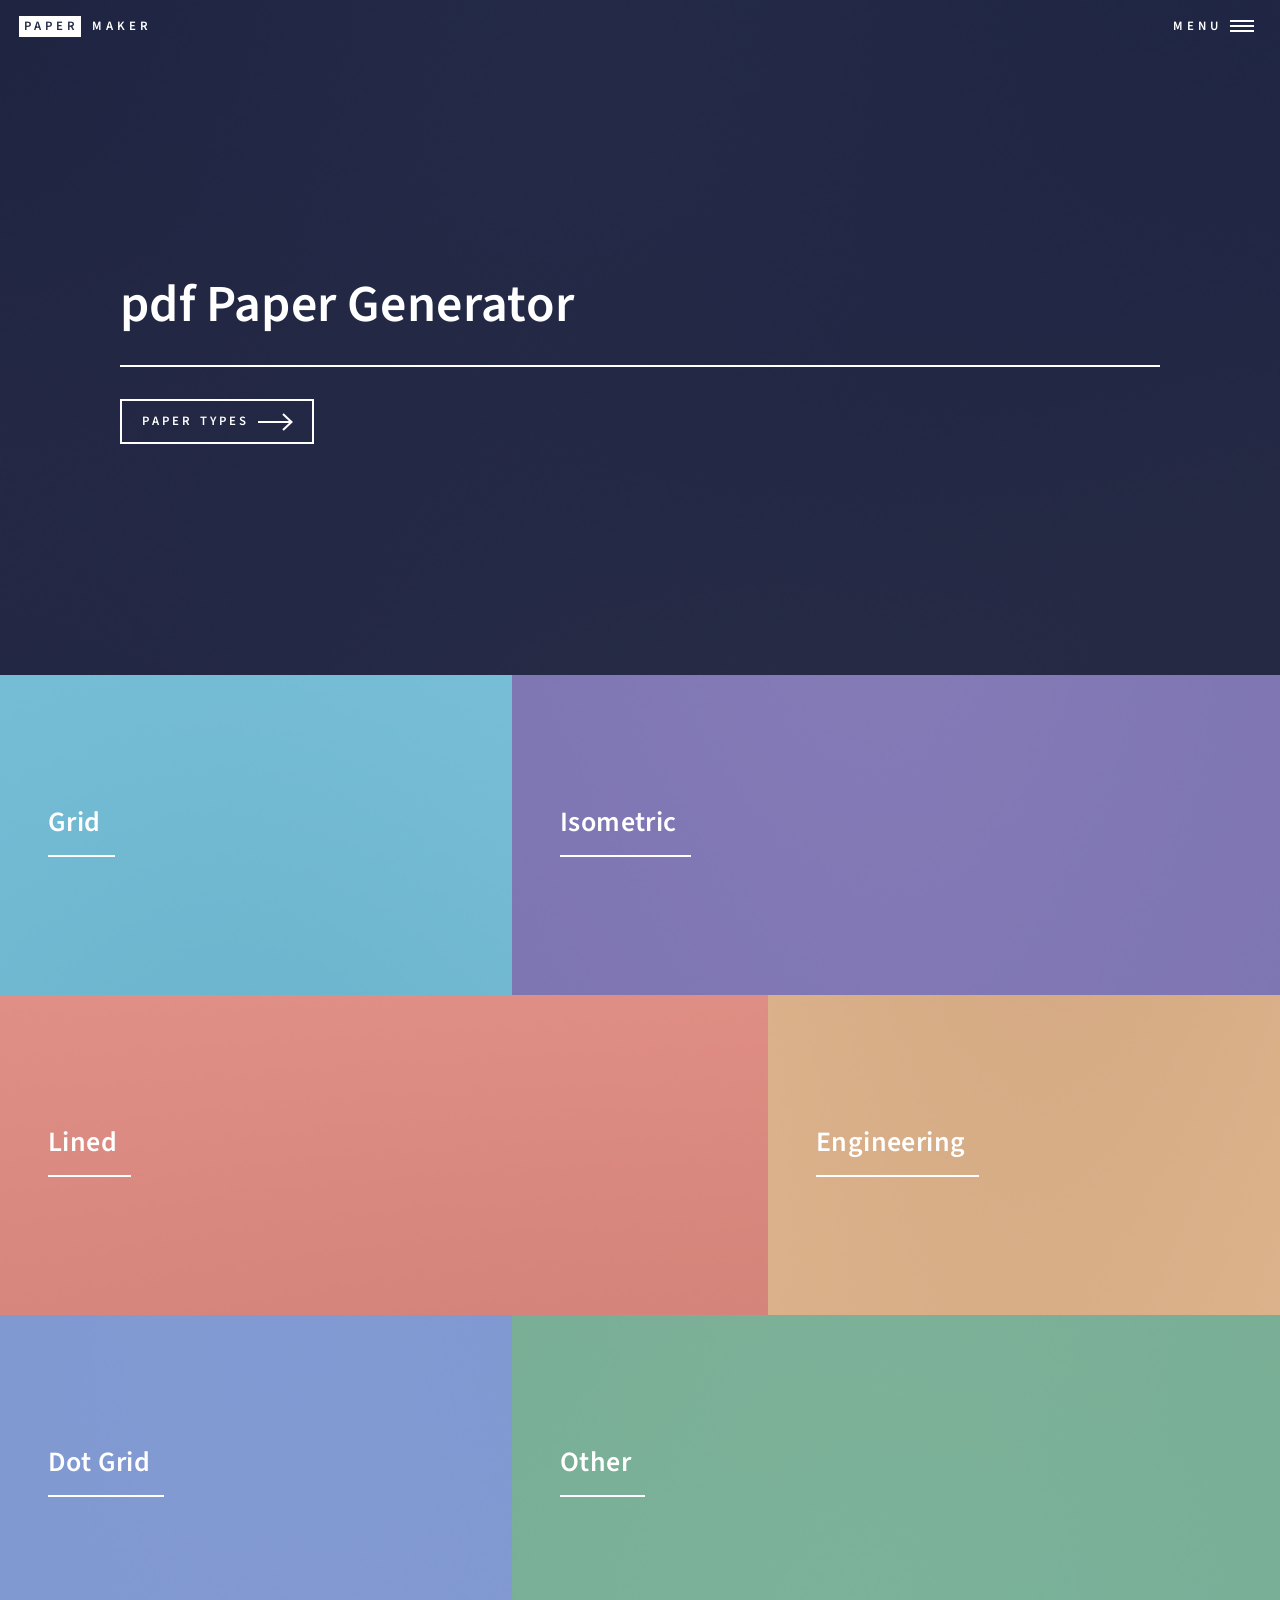
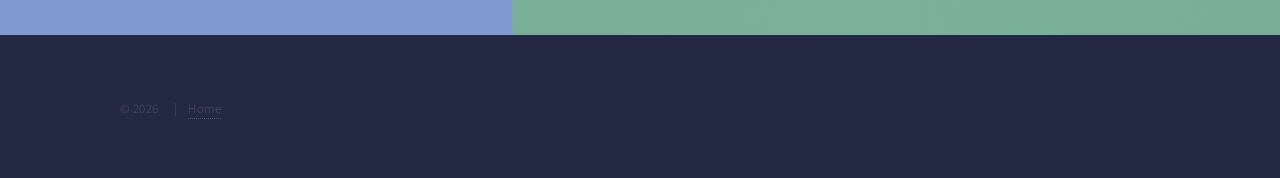
<file: index.html>
<!DOCTYPE HTML>
<html>
<head>
	<title>Paper Generator</title>
	<meta charset="utf-8" />
	<meta name="viewport" content="width=device-width, initial-scale=1, user-scalable=no" />
	<link rel="stylesheet" href="assets/css/main.css" />
	<noscript><link rel="stylesheet" href="assets/css/noscript.css" /></noscript>
</head>
	
<body class="is-preload">

	<!-- Wrapper -->
	<div id="wrapper">

		<!-- Header -->
		<header id="header" class="alt">
			<a href="index.html" class="logo"><strong>PAPER</strong> <span>MAKER</span></a>
			<nav><a href="#menu">Menu</a></nav>
		</header>

		<!-- Menu -->
		<nav id="menu">
			<ul class="links">
				<li><a href="index.html">Home</a></li>
				<li><a href="grid.html">Grid</a></li>
				<li><a href="isometric.html">Isometric</a></li>
				<li><a href="lined.html">Lined</a></li>
				<li><a href="engineering.html">Engineering</a></li>
				<li><a href="dotgrid.html">Dot Grid</a></li>
				<li><a href="elements.html">Other</a></li>
			</ul>
		</nav>

		<!-- Banner -->
		<section id="banner" class="major">
			<div class="inner">
				<header class="major">
					<h1>pdf Paper Generator</h1>
				</header>
				<div class="content">
		
					<ul class="actions">
						<li><a href="#one" class="button next scrolly">Paper Types</a></li>
					</ul>
				</div>
			</div>
		</section>

		<!-- Main -->
		<div id="main">
			<!-- One -->
			<section id="one" class="tiles">
				<article>
					<span class="image">
						<img src="images/pic01.jpg" alt="" />
					</span>
					<header class="major">
						<h3><a href="grid.html" class="link">Grid</a></h3>
					</header>
				</article>
				<article>
					<span class="image">
						<img src="images/pic02.jpg" alt="" />
					</span>
					<header class="major">
						<h3><a href="isometric.html" class="link">Isometric</a></h3>
					</header>
				</article>
				<article>
					<span class="image">
						<img src="images/pic03.jpg" alt="" />
					</span>
					<header class="major">
						<h3><a href="lined.html" class="link">Lined</a></h3>
					</header>
				</article>
				<article>
					<span class="image">
						<img src="images/pic04.jpg" alt="" />
					</span>
					<header class="major">
						<h3><a href="engineering.html" class="link">Engineering</a></h3>
					</header>
				</article>
				<article>
					<span class="image">
						<img src="images/pic05.jpg" alt="" />
					</span>
					<header class="major">
						<h3><a href="dotgrid.html" class="link">Dot Grid</a></h3>
					</header>
				</article>
				<article>
					<span class="image">
						<img src="images/pic06.jpg" alt="" />
					</span>
					<header class="major">
						<h3><a href="landing.html" class="link">Other</a></h3>
					</header>
				</article>
			</section>
		</div>

		<!-- Footer -->
		<footer id="footer">
			<div class="inner">
				<ul class="copyright">
					<li>&copy; 2026</li>
					<li><a href="index.html.html">Home</a></li>
				</ul>
			</div>
		</footer>

	</div>

	<!-- Scripts -->
	<script src="assets/js/jquery.min.js"></script>
	<script src="assets/js/jquery.scrolly.min.js"></script>
	<script src="assets/js/jquery.scrollex.min.js"></script>
	<script src="assets/js/browser.min.js"></script>
	<script src="assets/js/breakpoints.min.js"></script>
	<script src="assets/js/util.js"></script>
	<script src="assets/js/paper.js"></script>
	<script src="assets/js/main.js"></script>

</body>

</html>
</file>
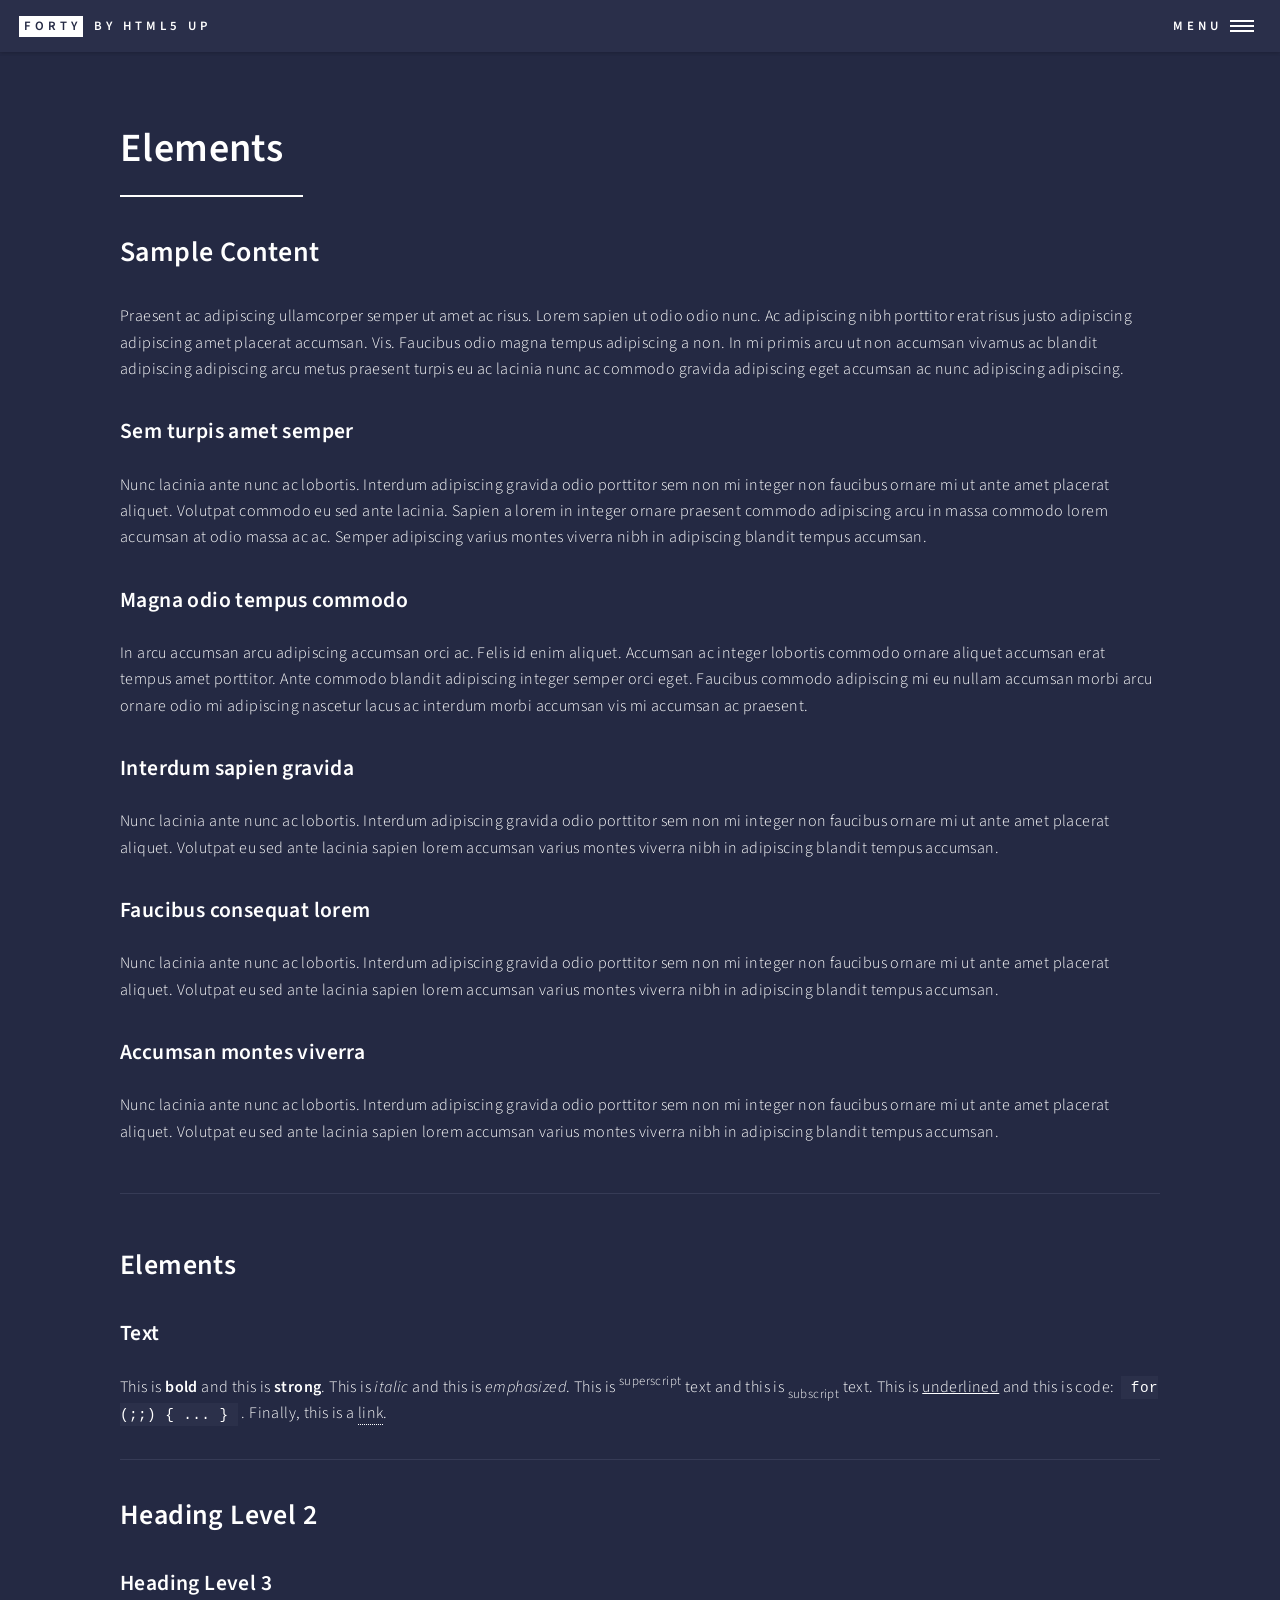
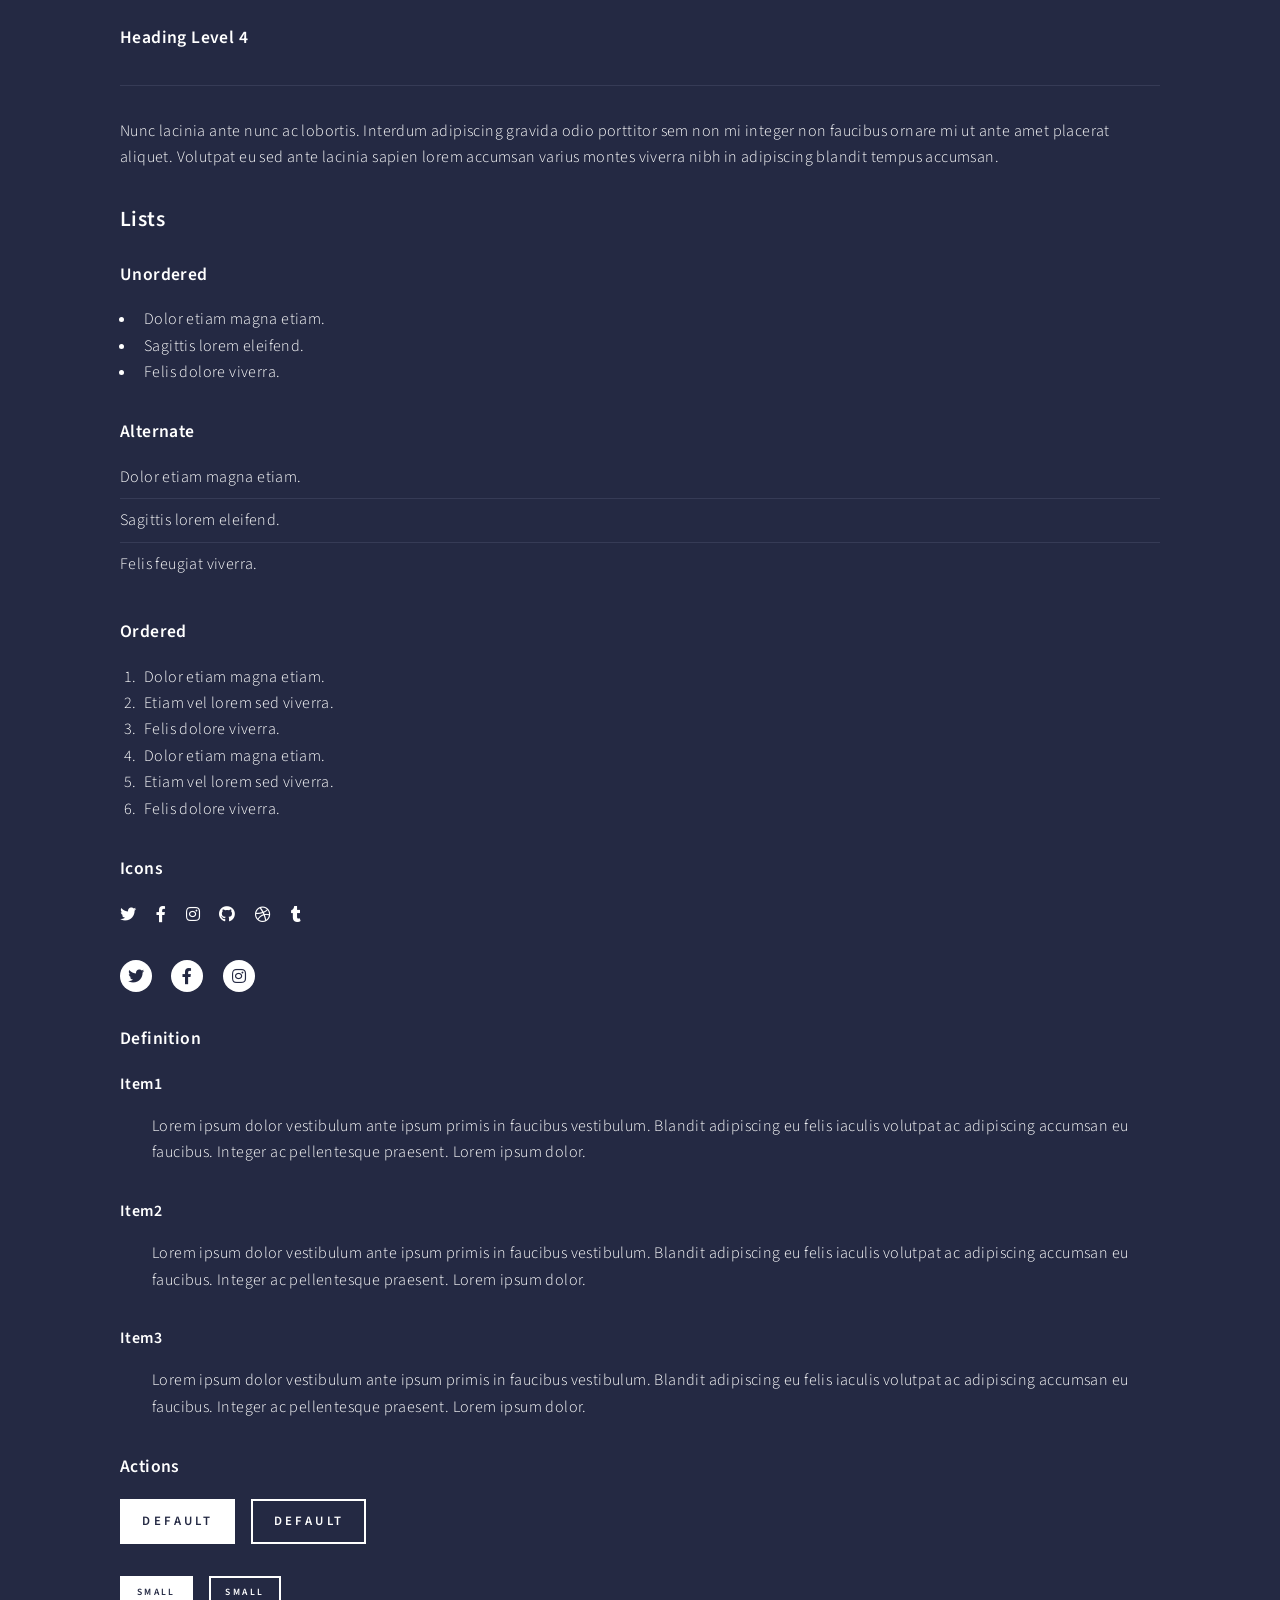
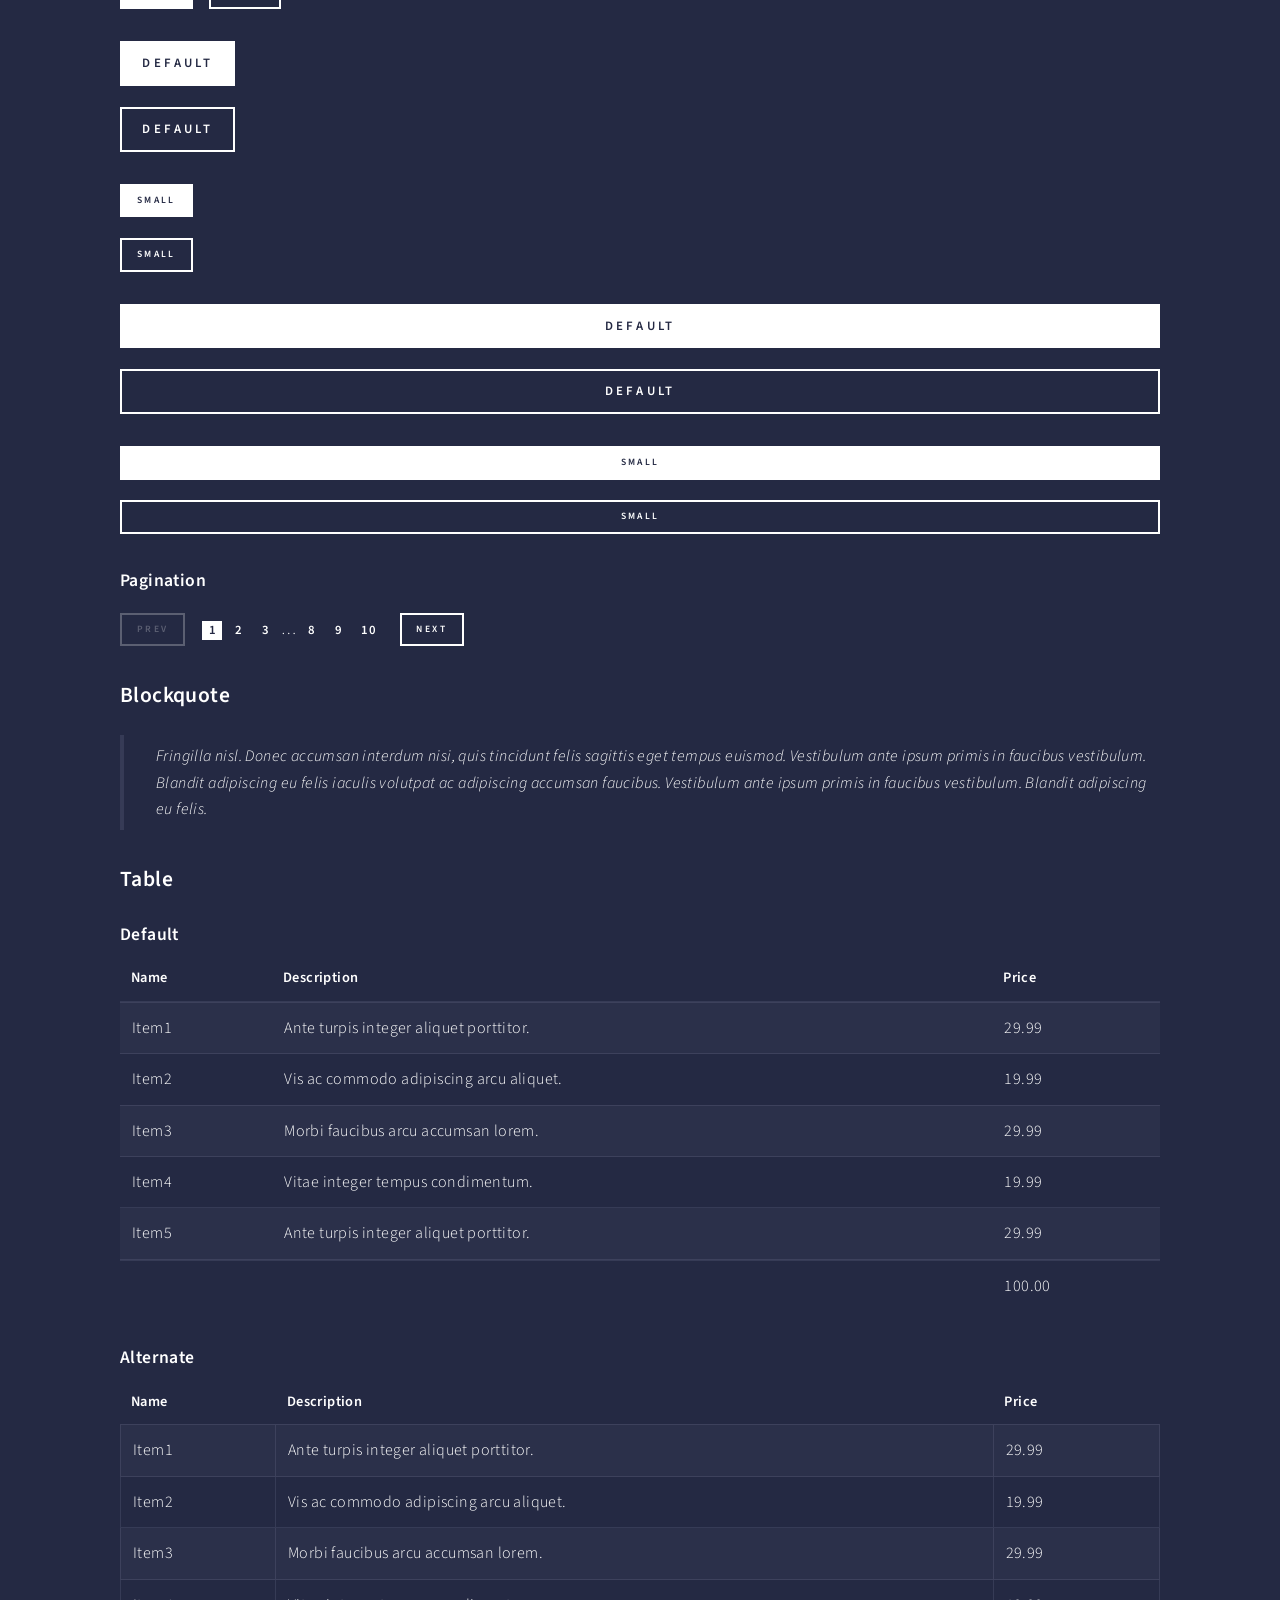
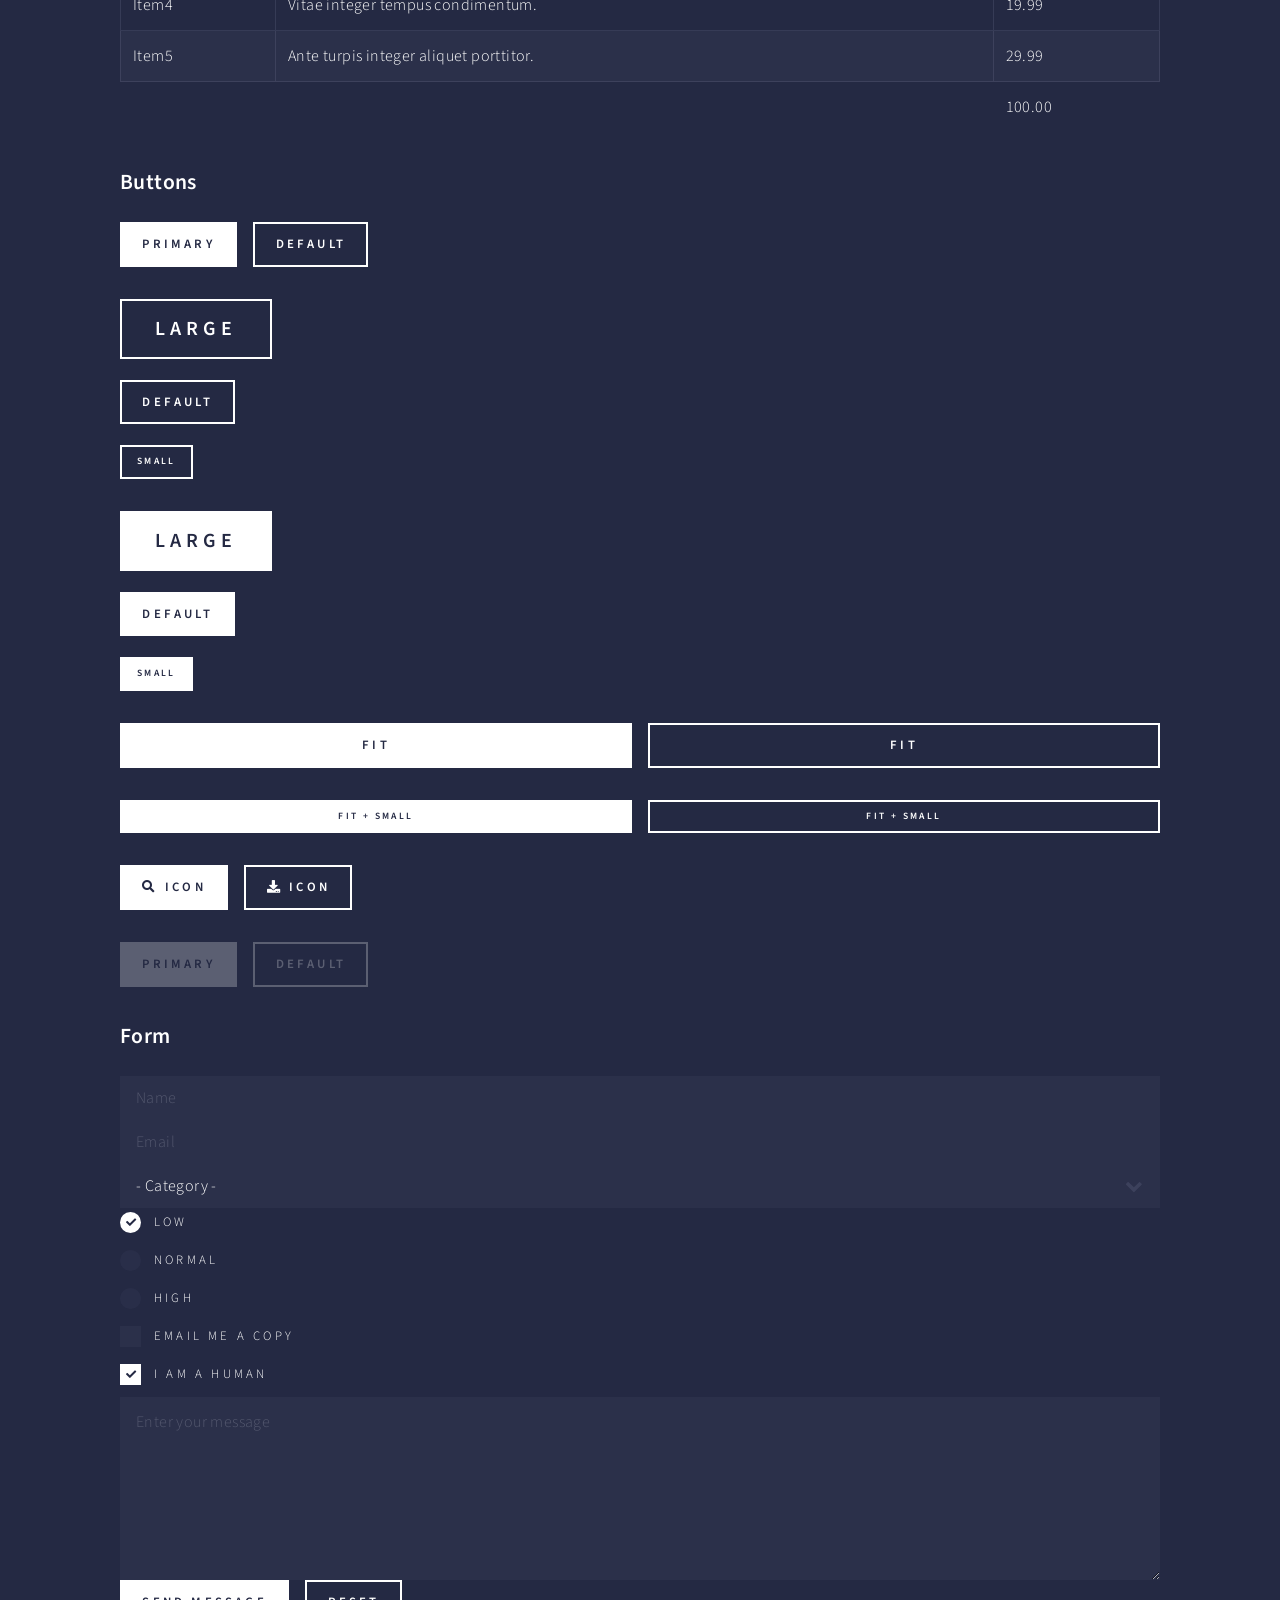
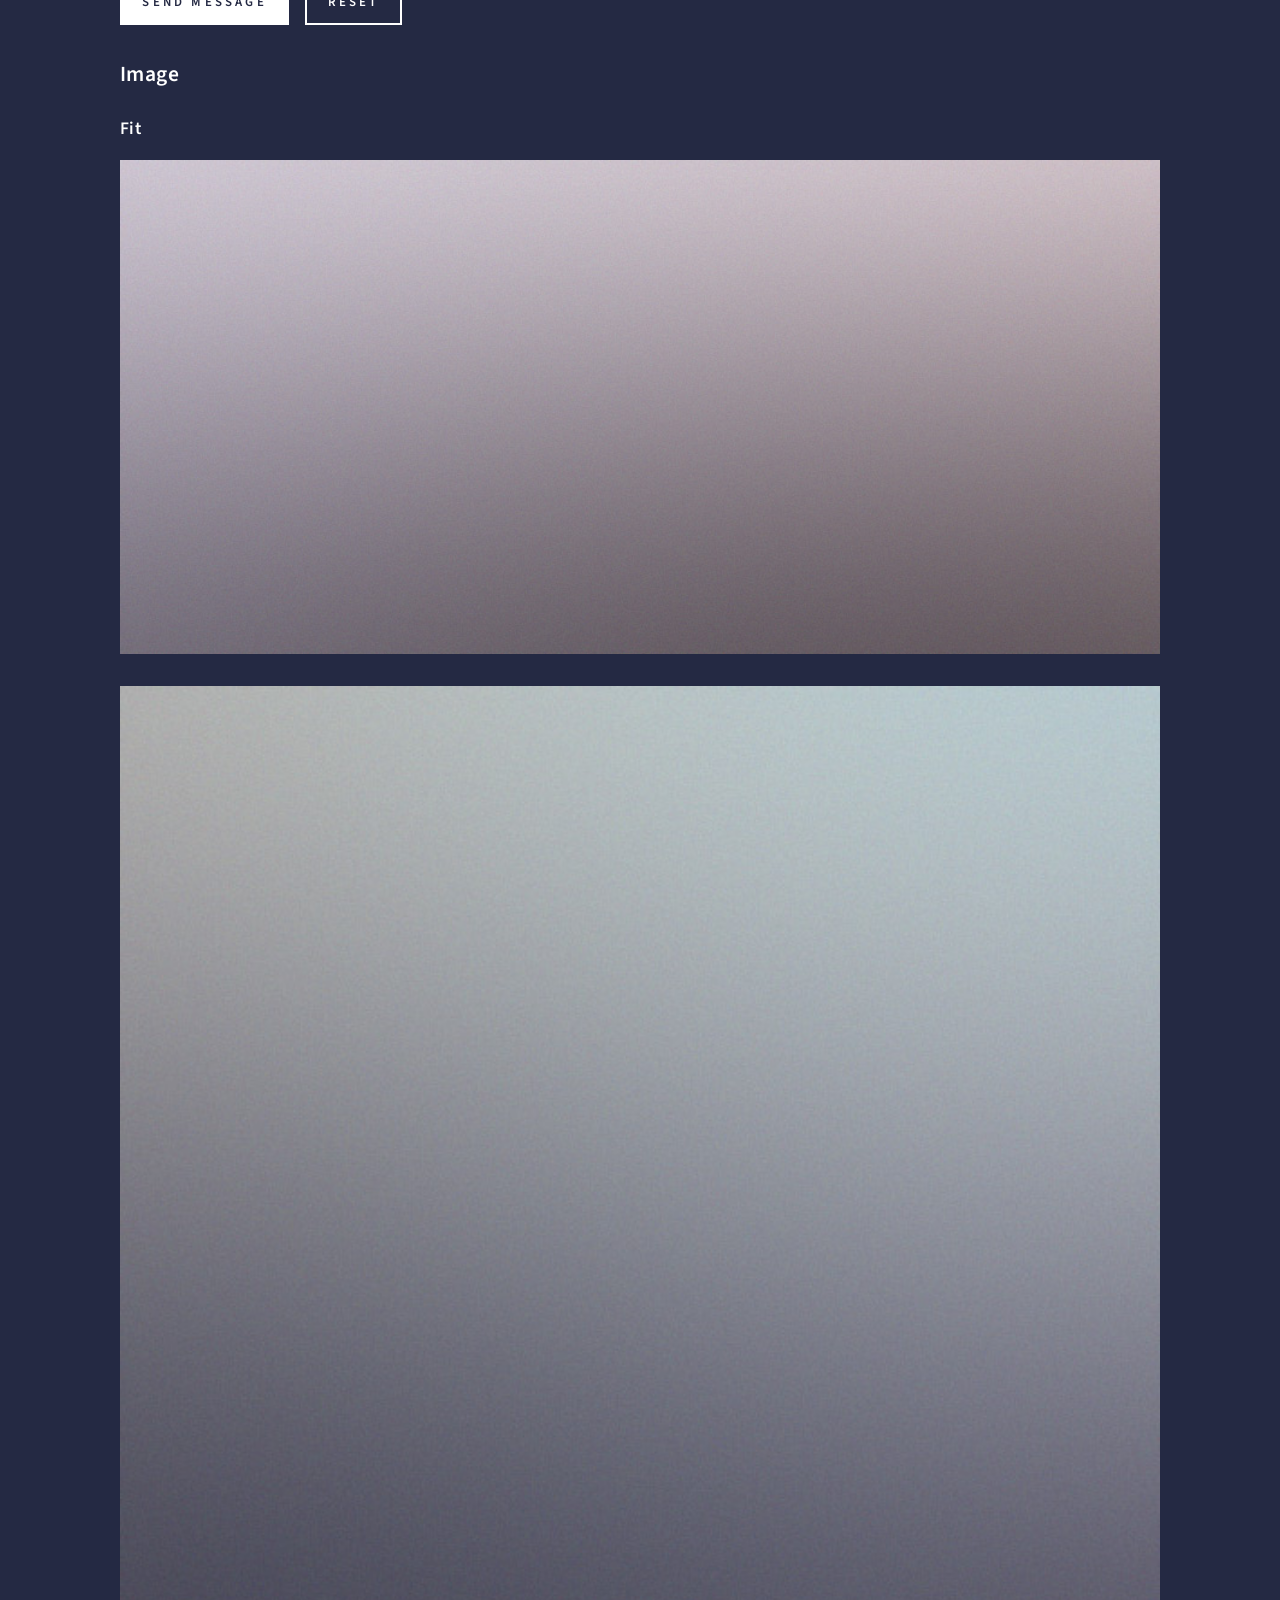
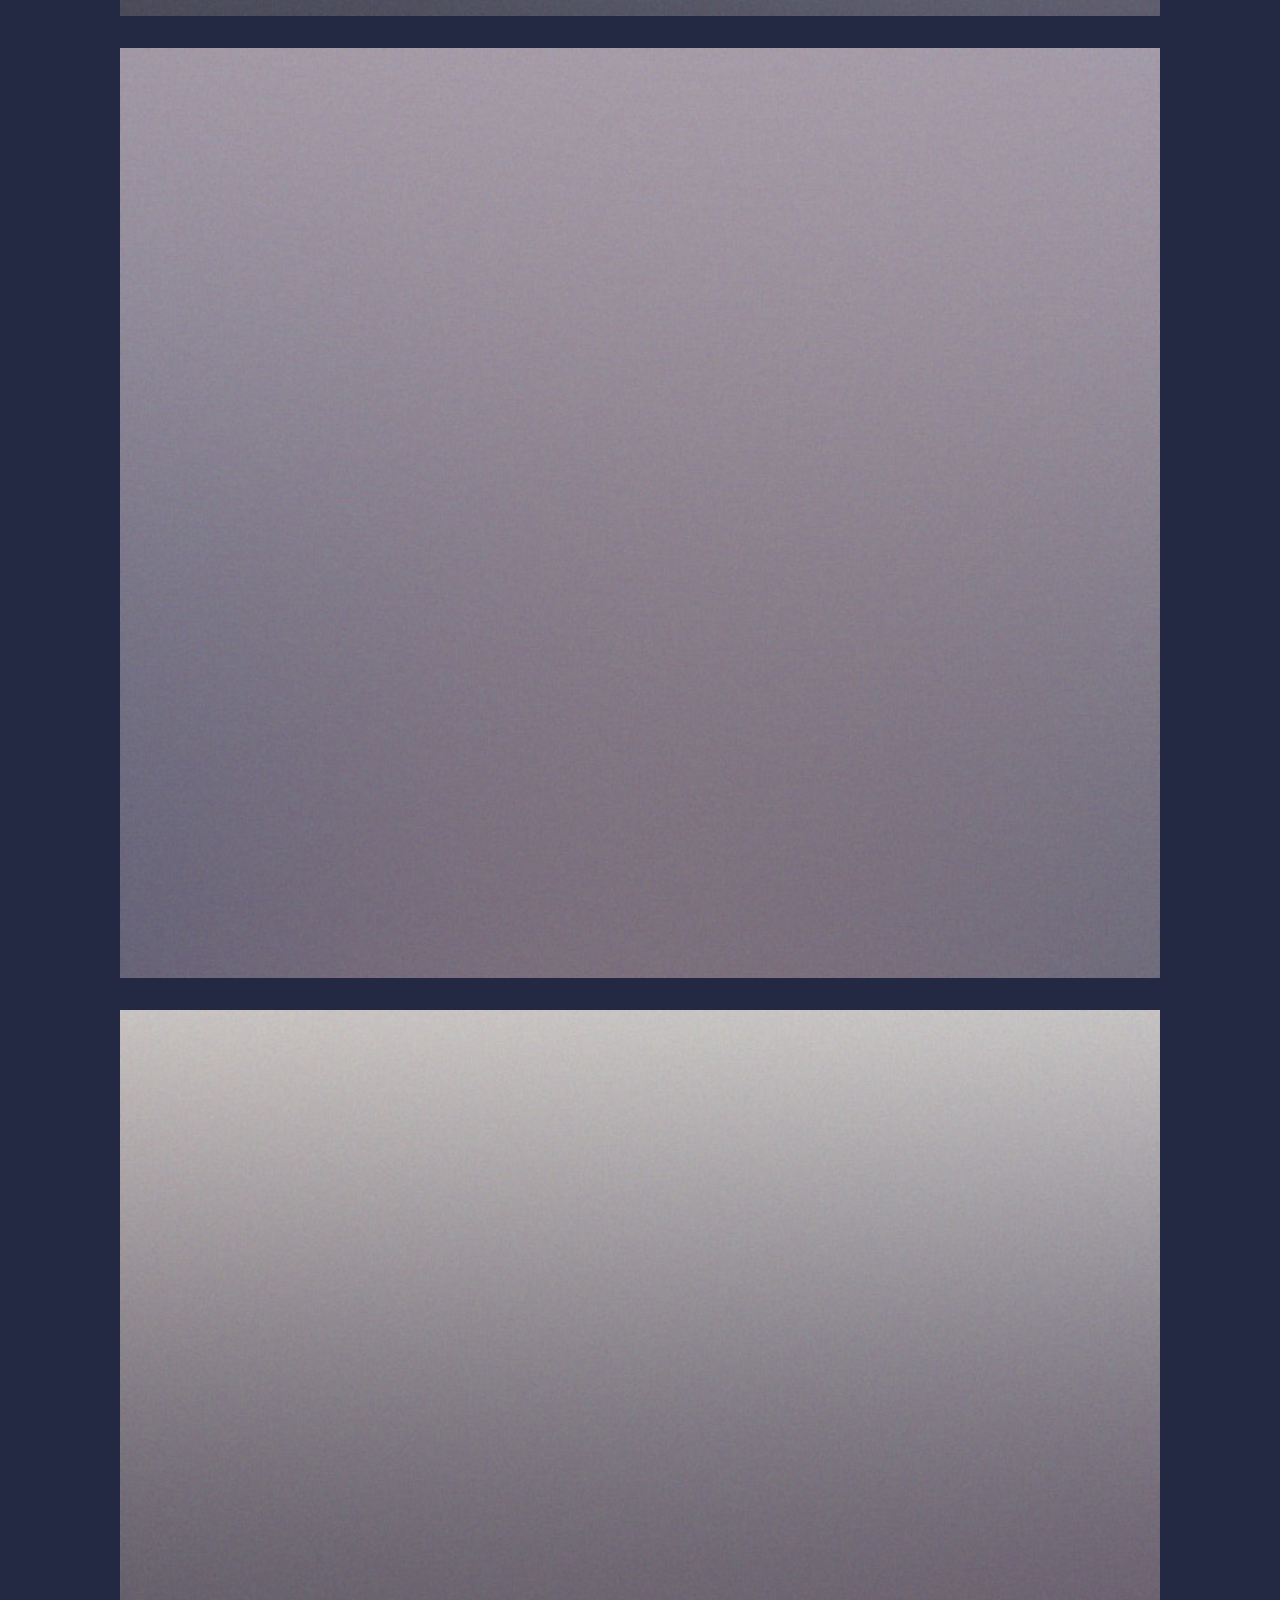
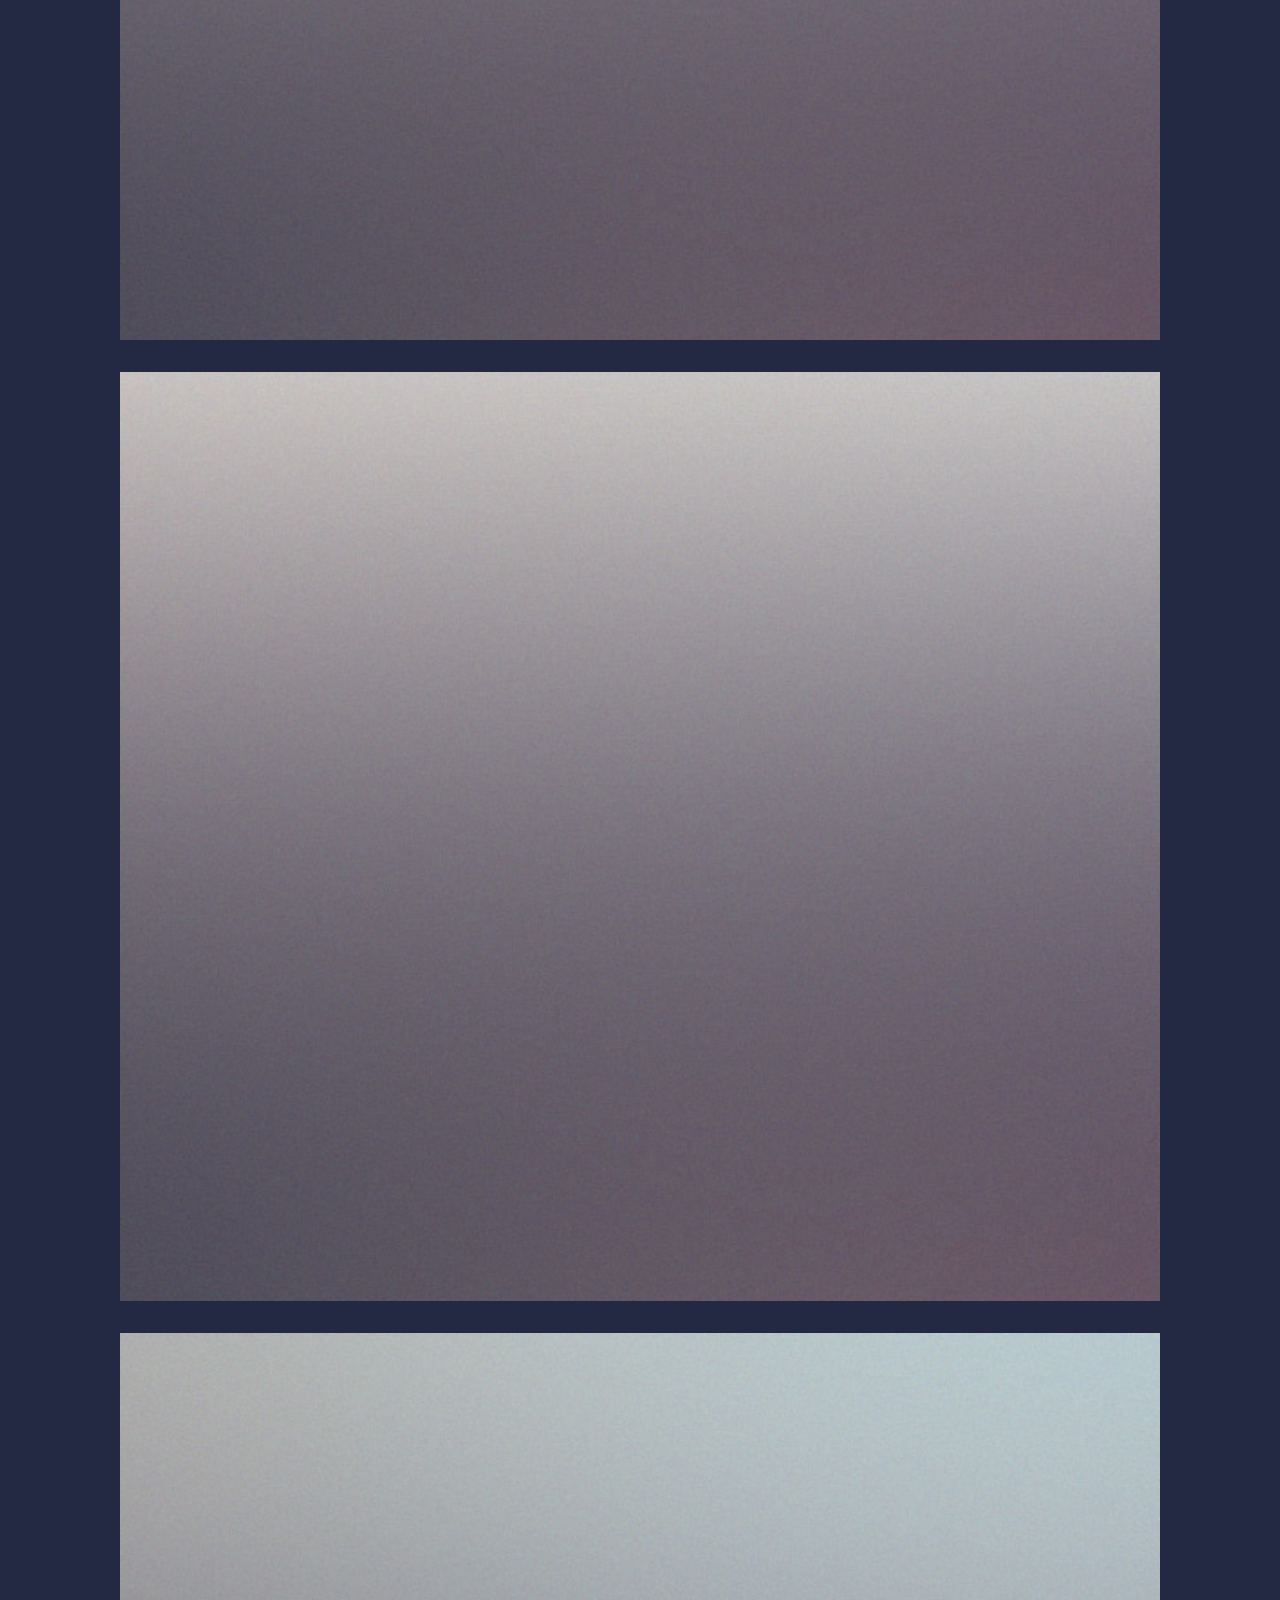
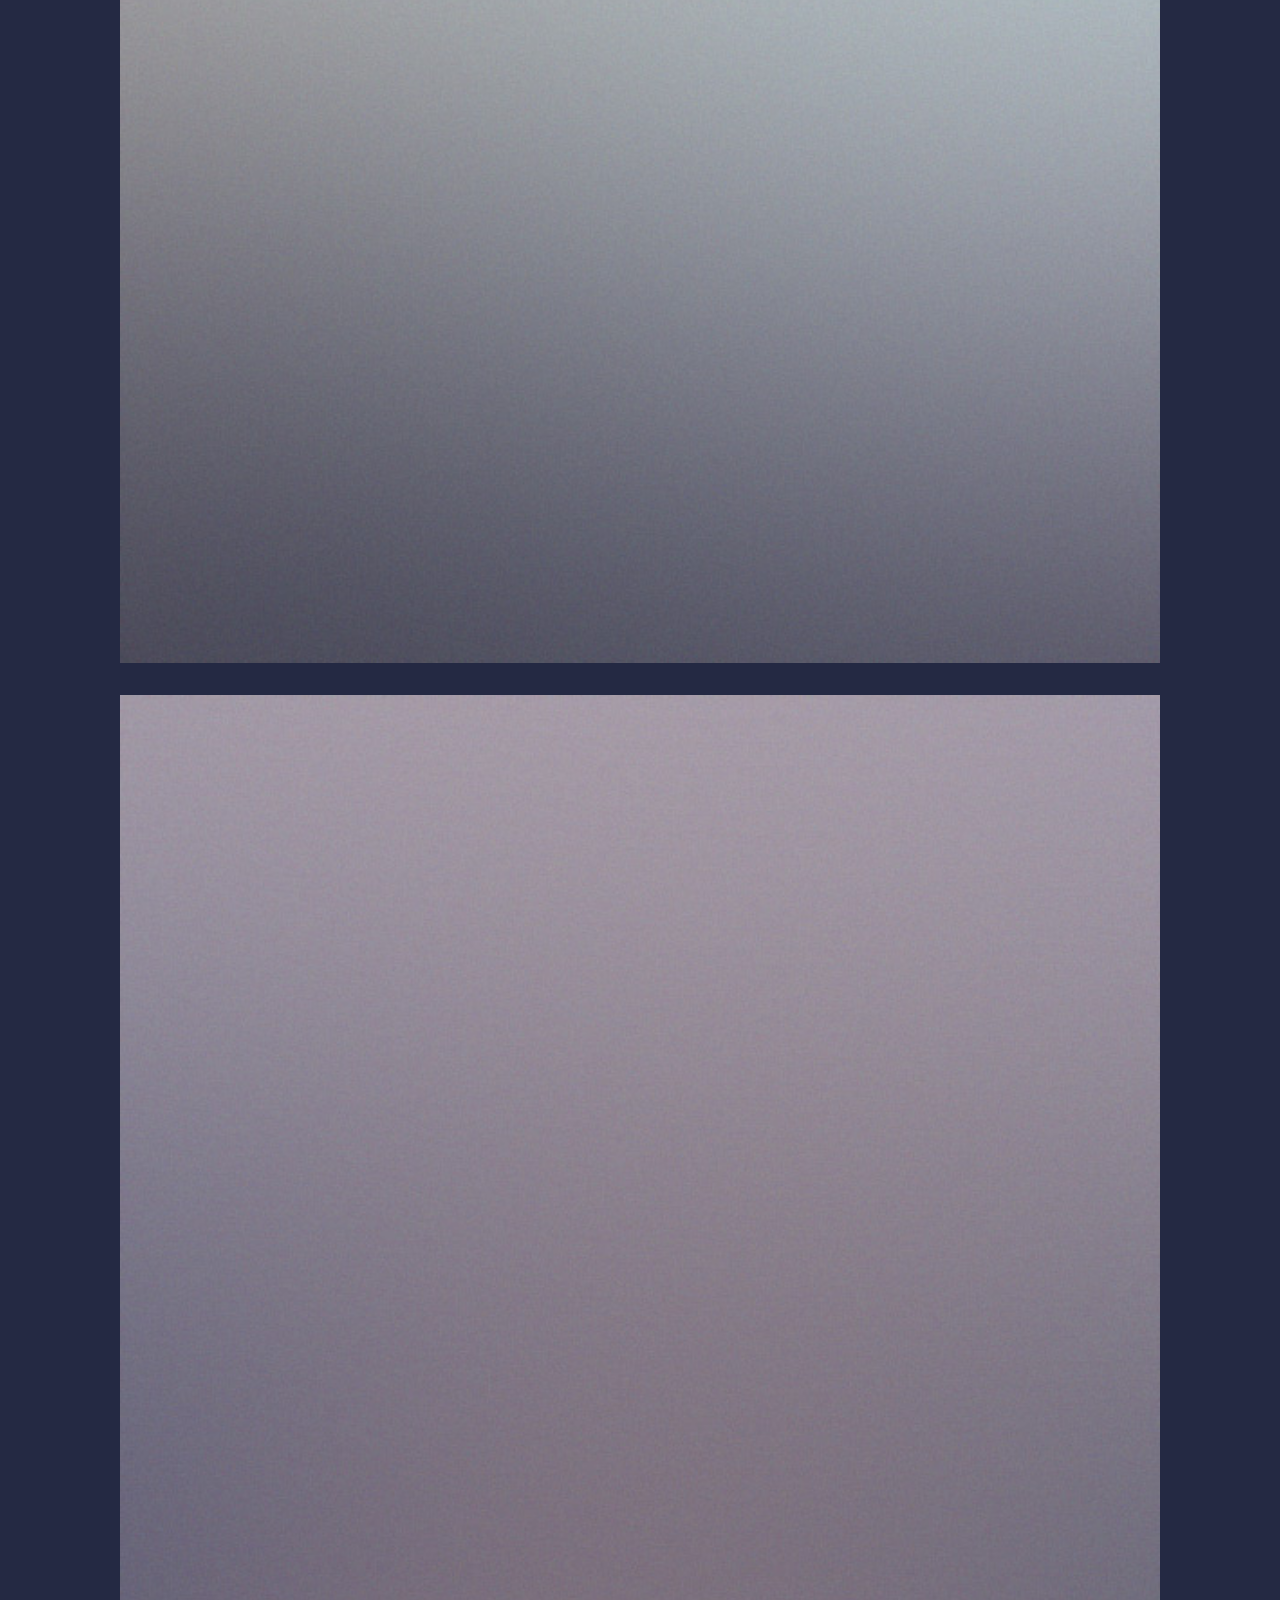
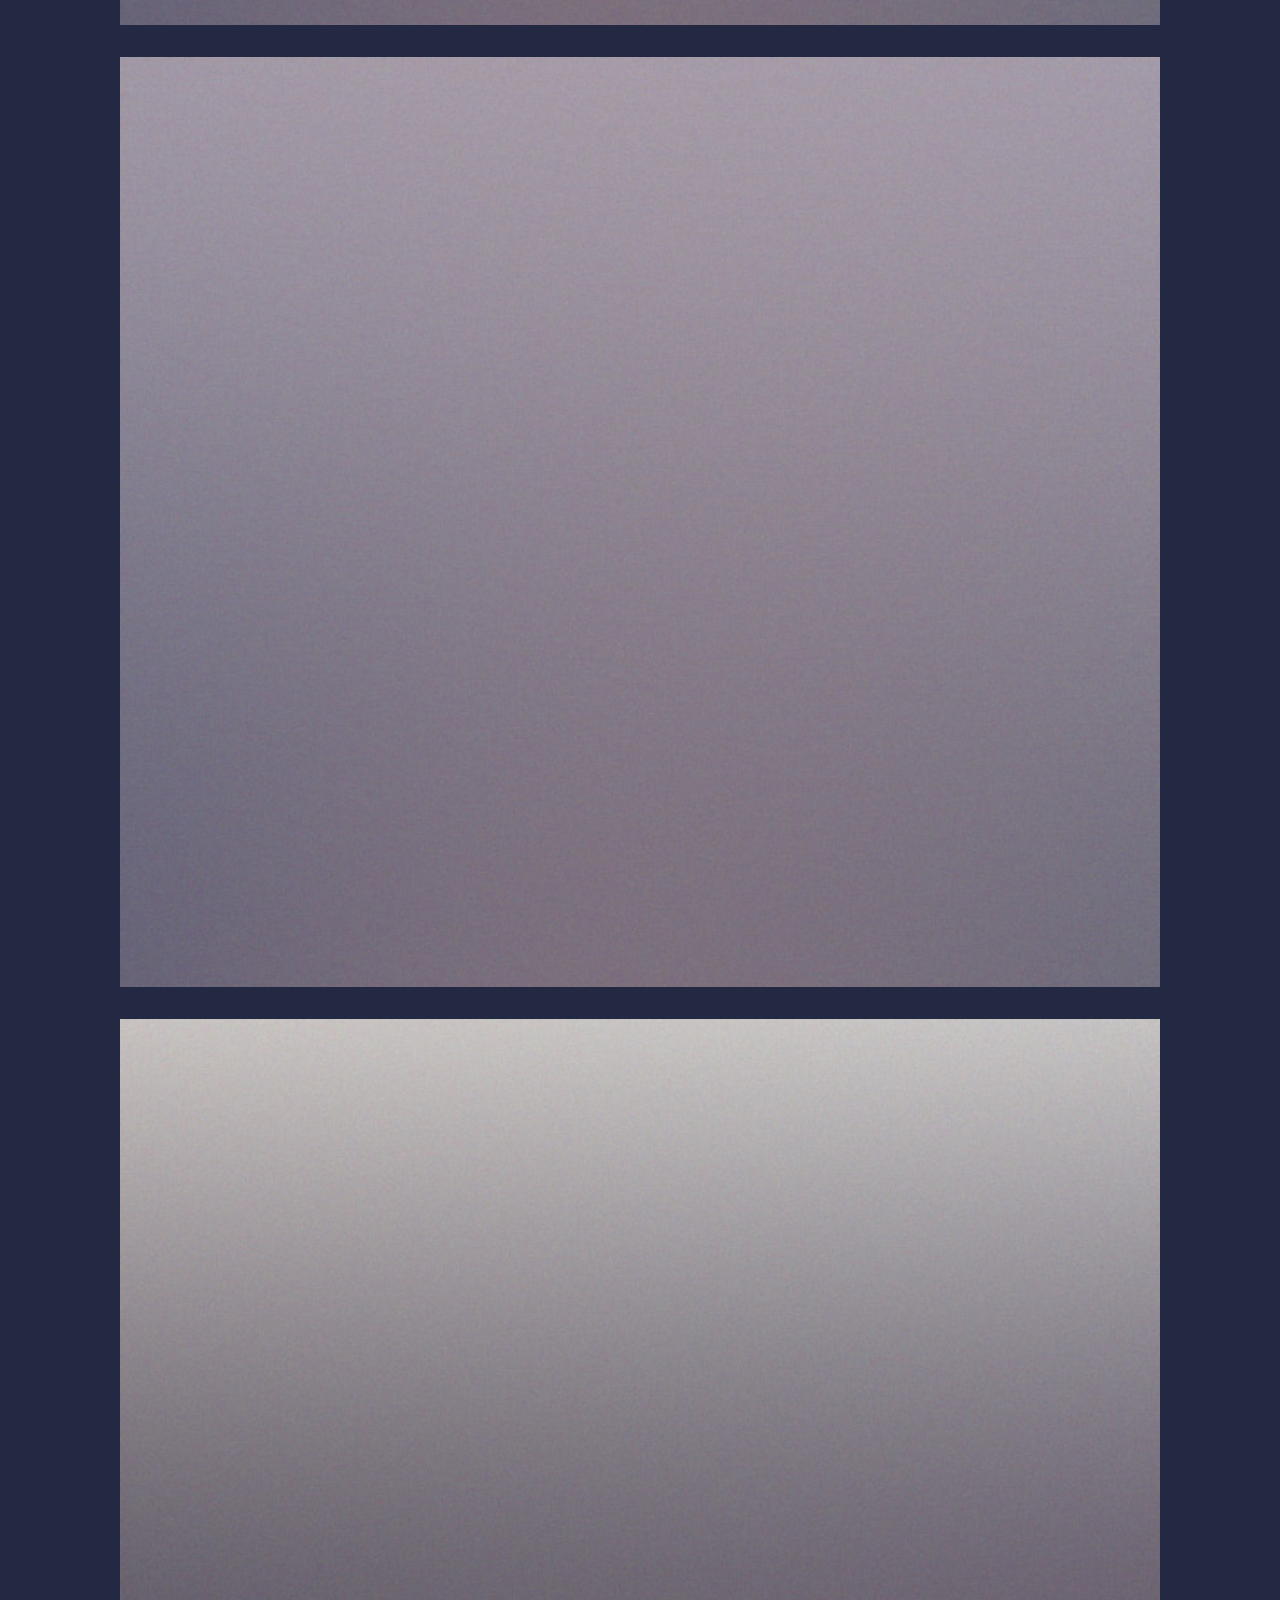
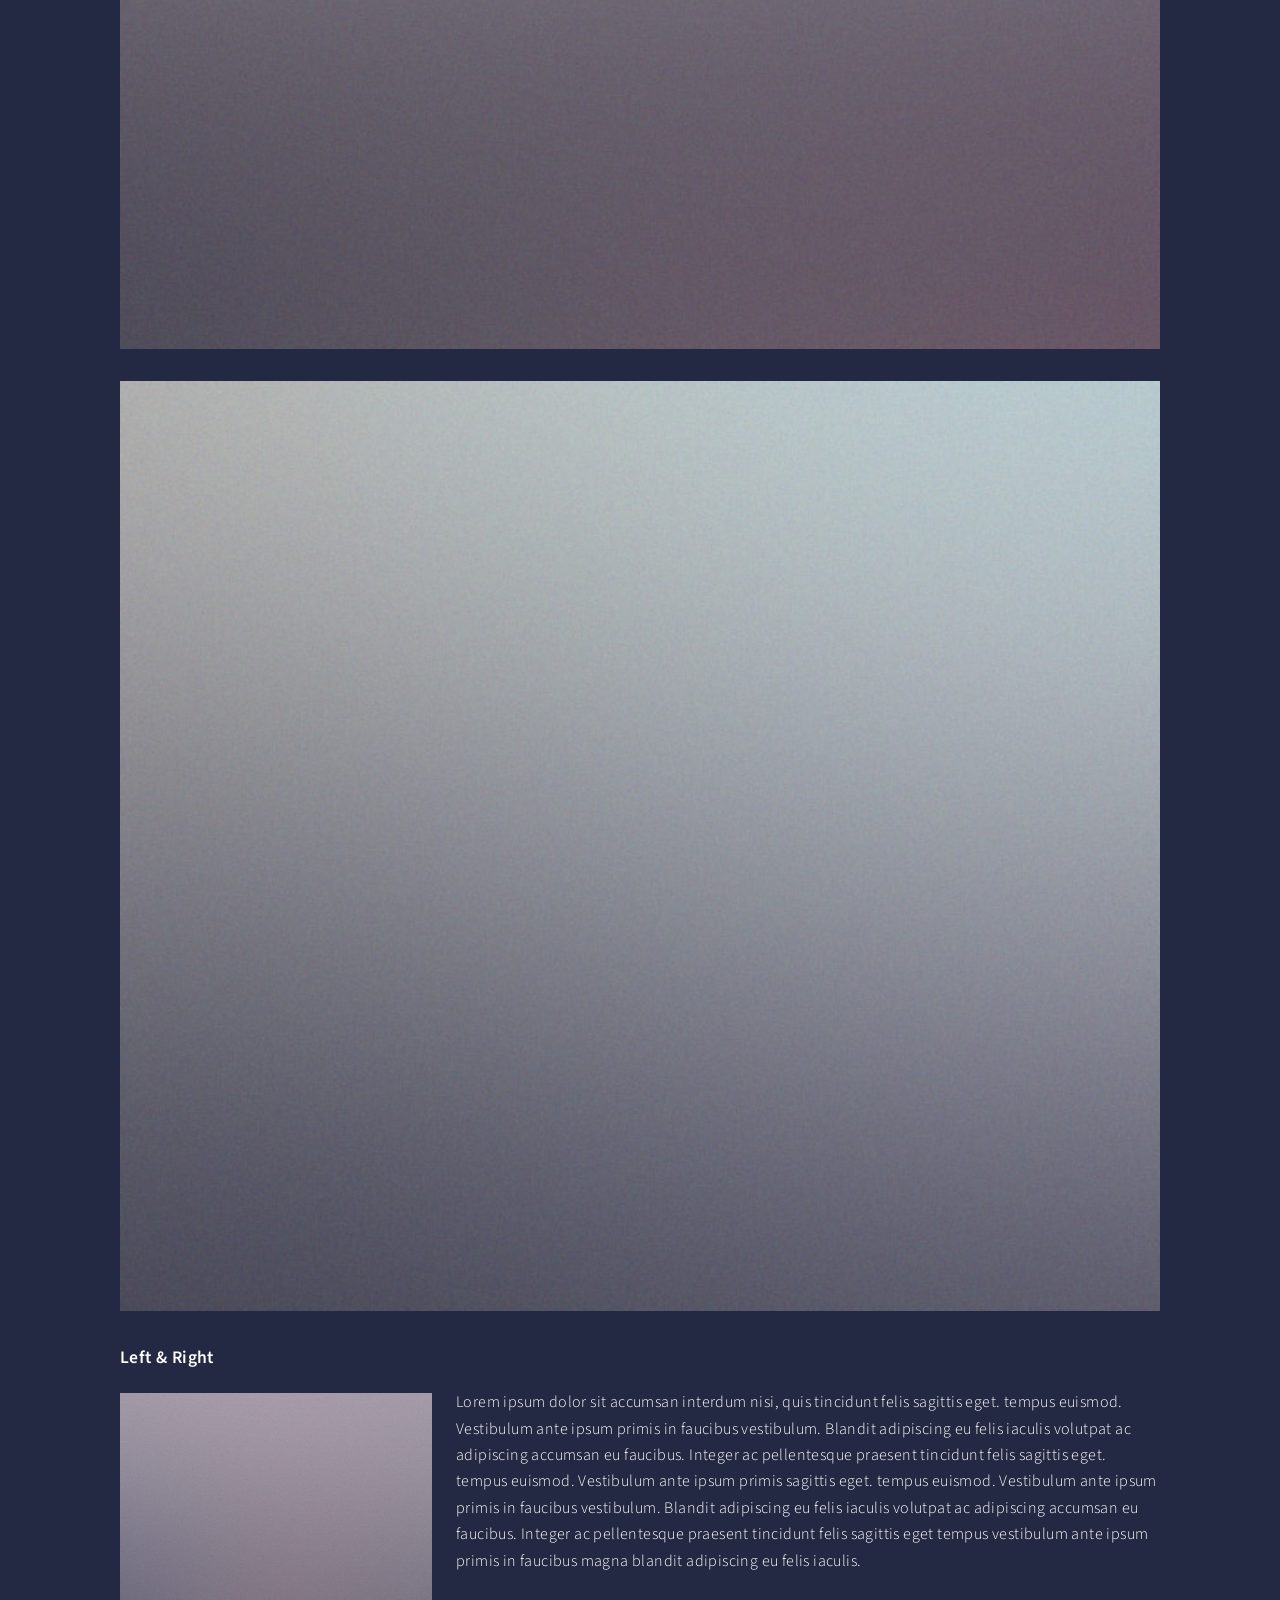
<file: elements.html>
<!DOCTYPE HTML>
<!--
	Forty by HTML5 UP
	html5up.net | @ajlkn
	Free for personal and commercial use under the CCA 3.0 license (html5up.net/license)
-->
<html>
	<head>
		<title>Elements - Forty by HTML5 UP</title>
		<meta charset="utf-8" />
		<meta name="viewport" content="width=device-width, initial-scale=1, user-scalable=no" />
		<link rel="stylesheet" href="assets/css/main.css" />
		<noscript><link rel="stylesheet" href="assets/css/noscript.css" /></noscript>
	</head>
	<body class="is-preload">

		<!-- Wrapper -->
			<div id="wrapper">

				<!-- Header -->
					<header id="header">
						<a href="index.html" class="logo"><strong>Forty</strong> <span>by HTML5 UP</span></a>
						<nav>
							<a href="#menu">Menu</a>
						</nav>
					</header>

				<!-- Menu -->
					<nav id="menu">
						<ul class="links">
							<li><a href="index.html">Home</a></li>
							<li><a href="landing.html">Landing</a></li>
							<li><a href="generic.html">Generic</a></li>
							<li><a href="elements.html">Elements</a></li>
						</ul>
						<ul class="actions stacked">
							<li><a href="#" class="button primary fit">Get Started</a></li>
							<li><a href="#" class="button fit">Log In</a></li>
						</ul>
					</nav>

				<!-- Main -->
					<div id="main" class="alt">

						<!-- One -->
							<section id="one">
								<div class="inner">
									<header class="major">
										<h1>Elements</h1>
									</header>

									<!-- Content -->
										<h2 id="content">Sample Content</h2>
										<p>Praesent ac adipiscing ullamcorper semper ut amet ac risus. Lorem sapien ut odio odio nunc. Ac adipiscing nibh porttitor erat risus justo adipiscing adipiscing amet placerat accumsan. Vis. Faucibus odio magna tempus adipiscing a non. In mi primis arcu ut non accumsan vivamus ac blandit adipiscing adipiscing arcu metus praesent turpis eu ac lacinia nunc ac commodo gravida adipiscing eget accumsan ac nunc adipiscing adipiscing.</p>
										<div class="row">
											<div class="col-6 col-12-small">
												<h3>Sem turpis amet semper</h3>
												<p>Nunc lacinia ante nunc ac lobortis. Interdum adipiscing gravida odio porttitor sem non mi integer non faucibus ornare mi ut ante amet placerat aliquet. Volutpat commodo eu sed ante lacinia. Sapien a lorem in integer ornare praesent commodo adipiscing arcu in massa commodo lorem accumsan at odio massa ac ac. Semper adipiscing varius montes viverra nibh in adipiscing blandit tempus accumsan.</p>
											</div>
											<div class="col-6 col-12-small">
												<h3>Magna odio tempus commodo</h3>
												<p>In arcu accumsan arcu adipiscing accumsan orci ac. Felis id enim aliquet. Accumsan ac integer lobortis commodo ornare aliquet accumsan erat tempus amet porttitor. Ante commodo blandit adipiscing integer semper orci eget. Faucibus commodo adipiscing mi eu nullam accumsan morbi arcu ornare odio mi adipiscing nascetur lacus ac interdum morbi accumsan vis mi accumsan ac praesent.</p>
											</div>
											<!-- Break -->
											<div class="col-4 col-12-medium">
												<h3>Interdum sapien gravida</h3>
												<p>Nunc lacinia ante nunc ac lobortis. Interdum adipiscing gravida odio porttitor sem non mi integer non faucibus ornare mi ut ante amet placerat aliquet. Volutpat eu sed ante lacinia sapien lorem accumsan varius montes viverra nibh in adipiscing blandit tempus accumsan.</p>
											</div>
											<div class="col-4 col-12-medium">
												<h3>Faucibus consequat lorem</h3>
												<p>Nunc lacinia ante nunc ac lobortis. Interdum adipiscing gravida odio porttitor sem non mi integer non faucibus ornare mi ut ante amet placerat aliquet. Volutpat eu sed ante lacinia sapien lorem accumsan varius montes viverra nibh in adipiscing blandit tempus accumsan.</p>
											</div>
											<div class="col-4 col-12-medium">
												<h3>Accumsan montes viverra</h3>
												<p>Nunc lacinia ante nunc ac lobortis. Interdum adipiscing gravida odio porttitor sem non mi integer non faucibus ornare mi ut ante amet placerat aliquet. Volutpat eu sed ante lacinia sapien lorem accumsan varius montes viverra nibh in adipiscing blandit tempus accumsan.</p>
											</div>
										</div>

									<hr class="major" />

									<!-- Elements -->
										<h2 id="elements">Elements</h2>
										<div class="row gtr-200">
											<div class="col-6 col-12-medium">

												<!-- Text stuff -->
													<h3>Text</h3>
													<p>This is <b>bold</b> and this is <strong>strong</strong>. This is <i>italic</i> and this is <em>emphasized</em>.
													This is <sup>superscript</sup> text and this is <sub>subscript</sub> text.
													This is <u>underlined</u> and this is code: <code>for (;;) { ... }</code>.
													Finally, this is a <a href="#">link</a>.</p>
													<hr />
													<h2>Heading Level 2</h2>
													<h3>Heading Level 3</h3>
													<h4>Heading Level 4</h4>
													<hr />
													<p>Nunc lacinia ante nunc ac lobortis. Interdum adipiscing gravida odio porttitor sem non mi integer non faucibus ornare mi ut ante amet placerat aliquet. Volutpat eu sed ante lacinia sapien lorem accumsan varius montes viverra nibh in adipiscing blandit tempus accumsan.</p>

												<!-- Lists -->
													<h3>Lists</h3>
													<div class="row">
														<div class="col-6 col-12-small">

															<h4>Unordered</h4>
															<ul>
																<li>Dolor etiam magna etiam.</li>
																<li>Sagittis lorem eleifend.</li>
																<li>Felis dolore viverra.</li>
															</ul>

															<h4>Alternate</h4>
															<ul class="alt">
																<li>Dolor etiam magna etiam.</li>
																<li>Sagittis lorem eleifend.</li>
																<li>Felis feugiat viverra.</li>
															</ul>

														</div>
														<div class="col-6 col-12-small">

															<h4>Ordered</h4>
															<ol>
																<li>Dolor etiam magna etiam.</li>
																<li>Etiam vel lorem sed viverra.</li>
																<li>Felis dolore viverra.</li>
																<li>Dolor etiam magna etiam.</li>
																<li>Etiam vel lorem sed viverra.</li>
																<li>Felis dolore viverra.</li>
															</ol>

															<h4>Icons</h4>
															<ul class="icons">
																<li><a href="#" class="icon brands fa-twitter"><span class="label">Twitter</span></a></li>
																<li><a href="#" class="icon brands fa-facebook-f"><span class="label">Facebook</span></a></li>
																<li><a href="#" class="icon brands fa-instagram"><span class="label">Instagram</span></a></li>
																<li><a href="#" class="icon brands fa-github"><span class="label">Github</span></a></li>
																<li><a href="#" class="icon brands fa-dribbble"><span class="label">Dribbble</span></a></li>
																<li><a href="#" class="icon brands fa-tumblr"><span class="label">Tumblr</span></a></li>
															</ul>
															<ul class="icons">
																<li><a href="#" class="icon brands alt fa-twitter"><span class="label">Twitter</span></a></li>
																<li><a href="#" class="icon brands alt fa-facebook-f"><span class="label">Facebook</span></a></li>
																<li><a href="#" class="icon brands alt fa-instagram"><span class="label">Instagram</span></a></li>
															</ul>

														</div>
													</div>
													<h4>Definition</h4>
													<dl>
														<dt>Item1</dt>
														<dd>
															<p>Lorem ipsum dolor vestibulum ante ipsum primis in faucibus vestibulum. Blandit adipiscing eu felis iaculis volutpat ac adipiscing accumsan eu faucibus. Integer ac pellentesque praesent. Lorem ipsum dolor.</p>
														</dd>
														<dt>Item2</dt>
														<dd>
															<p>Lorem ipsum dolor vestibulum ante ipsum primis in faucibus vestibulum. Blandit adipiscing eu felis iaculis volutpat ac adipiscing accumsan eu faucibus. Integer ac pellentesque praesent. Lorem ipsum dolor.</p>
														</dd>
														<dt>Item3</dt>
														<dd>
															<p>Lorem ipsum dolor vestibulum ante ipsum primis in faucibus vestibulum. Blandit adipiscing eu felis iaculis volutpat ac adipiscing accumsan eu faucibus. Integer ac pellentesque praesent. Lorem ipsum dolor.</p>
														</dd>
													</dl>

													<h4>Actions</h4>
													<ul class="actions">
														<li><a href="#" class="button primary">Default</a></li>
														<li><a href="#" class="button">Default</a></li>
													</ul>
													<ul class="actions small">
														<li><a href="#" class="button primary small">Small</a></li>
														<li><a href="#" class="button small">Small</a></li>
													</ul>
													<div class="row">
														<div class="col-6 col-12-small">
															<ul class="actions stacked">
																<li><a href="#" class="button primary">Default</a></li>
																<li><a href="#" class="button">Default</a></li>
															</ul>
														</div>
														<div class="col-6 col-12-small">
															<ul class="actions stacked">
																<li><a href="#" class="button primary small">Small</a></li>
																<li><a href="#" class="button small">Small</a></li>
															</ul>
														</div>
														<div class="col-6 col-12-small">
															<ul class="actions stacked">
																<li><a href="#" class="button primary fit">Default</a></li>
																<li><a href="#" class="button fit">Default</a></li>
															</ul>
														</div>
														<div class="col-6 col-12-small">
															<ul class="actions stacked">
																<li><a href="#" class="button primary small fit">Small</a></li>
																<li><a href="#" class="button small fit">Small</a></li>
															</ul>
														</div>
													</div>

													<h4>Pagination</h4>
													<ul class="pagination">
														<li><span class="button small disabled">Prev</span></li>
														<li><a href="#" class="page active">1</a></li>
														<li><a href="#" class="page">2</a></li>
														<li><a href="#" class="page">3</a></li>
														<li><span>&hellip;</span></li>
														<li><a href="#" class="page">8</a></li>
														<li><a href="#" class="page">9</a></li>
														<li><a href="#" class="page">10</a></li>
														<li><a href="#" class="button small">Next</a></li>
													</ul>

												<!-- Blockquote -->
													<h3>Blockquote</h3>
													<blockquote>Fringilla nisl. Donec accumsan interdum nisi, quis tincidunt felis sagittis eget tempus euismod. Vestibulum ante ipsum primis in faucibus vestibulum. Blandit adipiscing eu felis iaculis volutpat ac adipiscing accumsan faucibus. Vestibulum ante ipsum primis in faucibus vestibulum. Blandit adipiscing eu felis.</blockquote>

												<!-- Table -->
													<h3>Table</h3>

													<h4>Default</h4>
													<div class="table-wrapper">
														<table>
															<thead>
																<tr>
																	<th>Name</th>
																	<th>Description</th>
																	<th>Price</th>
																</tr>
															</thead>
															<tbody>
																<tr>
																	<td>Item1</td>
																	<td>Ante turpis integer aliquet porttitor.</td>
																	<td>29.99</td>
																</tr>
																<tr>
																	<td>Item2</td>
																	<td>Vis ac commodo adipiscing arcu aliquet.</td>
																	<td>19.99</td>
																</tr>
																<tr>
																	<td>Item3</td>
																	<td> Morbi faucibus arcu accumsan lorem.</td>
																	<td>29.99</td>
																</tr>
																<tr>
																	<td>Item4</td>
																	<td>Vitae integer tempus condimentum.</td>
																	<td>19.99</td>
																</tr>
																<tr>
																	<td>Item5</td>
																	<td>Ante turpis integer aliquet porttitor.</td>
																	<td>29.99</td>
																</tr>
															</tbody>
															<tfoot>
																<tr>
																	<td colspan="2"></td>
																	<td>100.00</td>
																</tr>
															</tfoot>
														</table>
													</div>

													<h4>Alternate</h4>
													<div class="table-wrapper">
														<table class="alt">
															<thead>
																<tr>
																	<th>Name</th>
																	<th>Description</th>
																	<th>Price</th>
																</tr>
															</thead>
															<tbody>
																<tr>
																	<td>Item1</td>
																	<td>Ante turpis integer aliquet porttitor.</td>
																	<td>29.99</td>
																</tr>
																<tr>
																	<td>Item2</td>
																	<td>Vis ac commodo adipiscing arcu aliquet.</td>
																	<td>19.99</td>
																</tr>
																<tr>
																	<td>Item3</td>
																	<td> Morbi faucibus arcu accumsan lorem.</td>
																	<td>29.99</td>
																</tr>
																<tr>
																	<td>Item4</td>
																	<td>Vitae integer tempus condimentum.</td>
																	<td>19.99</td>
																</tr>
																<tr>
																	<td>Item5</td>
																	<td>Ante turpis integer aliquet porttitor.</td>
																	<td>29.99</td>
																</tr>
															</tbody>
															<tfoot>
																<tr>
																	<td colspan="2"></td>
																	<td>100.00</td>
																</tr>
															</tfoot>
														</table>
													</div>

											</div>
											<div class="col-6 col-12-medium">

												<!-- Buttons -->
													<h3>Buttons</h3>
													<ul class="actions">
														<li><a href="#" class="button primary">Primary</a></li>
														<li><a href="#" class="button">Default</a></li>
													</ul>
													<div class="row">
														<div class="col-6 col-12-xsmall">
															<ul class="actions stacked">
																<li><a href="#" class="button large">Large</a></li>
																<li><a href="#" class="button">Default</a></li>
																<li><a href="#" class="button small">Small</a></li>
															</ul>
														</div>
														<div class="col-6 col-12-xsmall">
															<ul class="actions stacked">
																<li><a href="#" class="button primary large">Large</a></li>
																<li><a href="#" class="button primary">Default</a></li>
																<li><a href="#" class="button primary small">Small</a></li>
															</ul>
														</div>
													</div>
													<ul class="actions fit">
														<li><a href="#" class="button primary fit">Fit</a></li>
														<li><a href="#" class="button fit">Fit</a></li>
													</ul>
													<ul class="actions fit small">
														<li><a href="#" class="button primary fit small">Fit + Small</a></li>
														<li><a href="#" class="button fit small">Fit + Small</a></li>
													</ul>
													<ul class="actions">
														<li><a href="#" class="button primary icon solid fa-search">Icon</a></li>
														<li><a href="#" class="button icon solid fa-download">Icon</a></li>
													</ul>
													<ul class="actions">
														<li><span class="button primary disabled">Primary</span></li>
														<li><span class="button disabled">Default</span></li>
													</ul>

												<!-- Form -->
													<h3>Form</h3>

													<form method="post" action="#">
														<div class="row gtr-uniform">
															<div class="col-6 col-12-xsmall">
																<input type="text" name="demo-name" id="demo-name" value="" placeholder="Name" />
															</div>
															<div class="col-6 col-12-xsmall">
																<input type="email" name="demo-email" id="demo-email" value="" placeholder="Email" />
															</div>
															<!-- Break -->
															<div class="col-12">
																<select name="demo-category" id="demo-category">
																	<option value="">- Category -</option>
																	<option value="1">Manufacturing</option>
																	<option value="1">Shipping</option>
																	<option value="1">Administration</option>
																	<option value="1">Human Resources</option>
																</select>
															</div>
															<!-- Break -->
															<div class="col-4 col-12-small">
																<input type="radio" id="demo-priority-low" name="demo-priority" checked>
																<label for="demo-priority-low">Low</label>
															</div>
															<div class="col-4 col-12-small">
																<input type="radio" id="demo-priority-normal" name="demo-priority">
																<label for="demo-priority-normal">Normal</label>
															</div>
															<div class="col-4 col-12-small">
																<input type="radio" id="demo-priority-high" name="demo-priority">
																<label for="demo-priority-high">High</label>
															</div>
															<!-- Break -->
															<div class="col-6 col-12-small">
																<input type="checkbox" id="demo-copy" name="demo-copy">
																<label for="demo-copy">Email me a copy</label>
															</div>
															<div class="col-6 col-12-small">
																<input type="checkbox" id="demo-human" name="demo-human" checked>
																<label for="demo-human">I am a human</label>
															</div>
															<!-- Break -->
															<div class="col-12">
																<textarea name="demo-message" id="demo-message" placeholder="Enter your message" rows="6"></textarea>
															</div>
															<!-- Break -->
															<div class="col-12">
																<ul class="actions">
																	<li><input type="submit" value="Send Message" class="primary" /></li>
																	<li><input type="reset" value="Reset" /></li>
																</ul>
															</div>
														</div>
													</form>

												<!-- Image -->
													<h3>Image</h3>

													<h4>Fit</h4>
													<span class="image fit"><img src="images/pic03.jpg" alt="" /></span>
													<div class="box alt">
														<div class="row gtr-50 gtr-uniform">
															<div class="col-4"><span class="image fit"><img src="images/pic08.jpg" alt="" /></span></div>
															<div class="col-4"><span class="image fit"><img src="images/pic09.jpg" alt="" /></span></div>
															<div class="col-4"><span class="image fit"><img src="images/pic10.jpg" alt="" /></span></div>
															<!-- Break -->
															<div class="col-4"><span class="image fit"><img src="images/pic10.jpg" alt="" /></span></div>
															<div class="col-4"><span class="image fit"><img src="images/pic08.jpg" alt="" /></span></div>
															<div class="col-4"><span class="image fit"><img src="images/pic09.jpg" alt="" /></span></div>
															<!-- Break -->
															<div class="col-4"><span class="image fit"><img src="images/pic09.jpg" alt="" /></span></div>
															<div class="col-4"><span class="image fit"><img src="images/pic10.jpg" alt="" /></span></div>
															<div class="col-4"><span class="image fit"><img src="images/pic08.jpg" alt="" /></span></div>
														</div>
													</div>

													<h4>Left &amp; Right</h4>
													<p><span class="image left"><img src="images/pic09.jpg" alt="" /></span>Lorem ipsum dolor sit accumsan interdum nisi, quis tincidunt felis sagittis eget. tempus euismod. Vestibulum ante ipsum primis in faucibus vestibulum. Blandit adipiscing eu felis iaculis volutpat ac adipiscing accumsan eu faucibus. Integer ac pellentesque praesent tincidunt felis sagittis eget. tempus euismod. Vestibulum ante ipsum primis sagittis eget. tempus euismod. Vestibulum ante ipsum primis in faucibus vestibulum. Blandit adipiscing eu felis iaculis volutpat ac adipiscing accumsan eu faucibus. Integer ac pellentesque praesent tincidunt felis sagittis eget tempus vestibulum ante ipsum primis in faucibus magna blandit adipiscing eu felis iaculis.</p>
													<p><span class="image right"><img src="images/pic10.jpg" alt="" /></span>Lorem ipsum dolor sit accumsan interdum nisi, quis tincidunt felis sagittis eget. tempus euismod. Vestibulum ante ipsum primis in faucibus vestibulum. Blandit adipiscing eu felis iaculis volutpat ac adipiscing accumsan eu faucibus. Integer ac pellentesque praesent tincidunt felis sagittis eget. tempus euismod. Vestibulum ante ipsum primis sagittis eget. tempus euismod. Vestibulum ante ipsum primis in faucibus vestibulum. Blandit adipiscing eu felis iaculis volutpat ac adipiscing accumsan eu faucibus. Integer ac pellentesque praesent tincidunt felis sagittis eget tempus vestibulum ante ipsum primis in faucibus magna blandit adipiscing eu felis iaculis.</p>

												<!-- Box -->
													<h3>Box</h3>
													<div class="box">
														<p>Felis sagittis eget tempus primis in faucibus vestibulum. Blandit adipiscing eu felis iaculis volutpat ac adipiscing accumsan eu faucibus. Integer ac pellentesque praesent tincidunt felis sagittis eget. tempus euismod. Magna sed etiam ante ipsum primis in faucibus vestibulum. Blandit adipiscing eu ipsum primis in faucibus vestibulum. Blandit adipiscing eu felis iaculis volutpat ac adipiscing accumsan eu faucibus lorem ipsum.</p>
													</div>

												<!-- Preformatted Code -->
													<h3>Preformatted</h3>
													<pre><code>i = 0;

while (!deck.isInOrder()) {
    print 'Iteration ' + i;
    deck.shuffle();
    i++;
}

print 'It took ' + i + ' iterations to sort the deck.';
</code></pre>

											</div>
										</div>

								</div>
							</section>

					</div>

				<!-- Contact -->
					<section id="contact">
						<div class="inner">
							<section>
								<form method="post" action="#">
									<div class="fields">
										<div class="field half">
											<label for="name">Name</label>
											<input type="text" name="name" id="name" />
										</div>
										<div class="field half">
											<label for="email">Email</label>
											<input type="text" name="email" id="email" />
										</div>
										<div class="field">
											<label for="message">Message</label>
											<textarea name="message" id="message" rows="6"></textarea>
										</div>
									</div>
									<ul class="actions">
										<li><input type="submit" value="Send Message" class="primary" /></li>
										<li><input type="reset" value="Clear" /></li>
									</ul>
								</form>
							</section>
							<section class="split">
								<section>
									<div class="contact-method">
										<span class="icon solid alt fa-envelope"></span>
										<h3>Email</h3>
										<a href="#">information@untitled.tld</a>
									</div>
								</section>
								<section>
									<div class="contact-method">
										<span class="icon solid alt fa-phone"></span>
										<h3>Phone</h3>
										<span>(000) 000-0000 x12387</span>
									</div>
								</section>
								<section>
									<div class="contact-method">
										<span class="icon solid alt fa-home"></span>
										<h3>Address</h3>
										<span>1234 Somewhere Road #5432<br />
										Nashville, TN 00000<br />
										United States of America</span>
									</div>
								</section>
							</section>
						</div>
					</section>

				<!-- Footer -->
					<footer id="footer">
						<div class="inner">
							<ul class="icons">
								<li><a href="#" class="icon brands alt fa-twitter"><span class="label">Twitter</span></a></li>
								<li><a href="#" class="icon brands alt fa-facebook-f"><span class="label">Facebook</span></a></li>
								<li><a href="#" class="icon brands alt fa-instagram"><span class="label">Instagram</span></a></li>
								<li><a href="#" class="icon brands alt fa-github"><span class="label">GitHub</span></a></li>
								<li><a href="#" class="icon brands alt fa-linkedin-in"><span class="label">LinkedIn</span></a></li>
							</ul>
							<ul class="copyright">
								<li>&copy; Untitled</li><li>Design: <a href="https://html5up.net">HTML5 UP</a></li>
							</ul>
						</div>
					</footer>

			</div>

		<!-- Scripts -->
			<script src="assets/js/jquery.min.js"></script>
			<script src="assets/js/jquery.scrolly.min.js"></script>
			<script src="assets/js/jquery.scrollex.min.js"></script>
			<script src="assets/js/browser.min.js"></script>
			<script src="assets/js/breakpoints.min.js"></script>
			<script src="assets/js/util.js"></script>
			<script src="assets/js/main.js"></script>

	</body>
</html>
<!DOCTYPE HTML>
<!--
	Forty by HTML5 UP
	html5up.net | @ajlkn
	Free for personal and commercial use under the CCA 3.0 license (html5up.net/license)
-->
<html>
	<head>
		<title>Elements - Forty by HTML5 UP</title>
		<meta charset="utf-8" />
		<meta name="viewport" content="width=device-width, initial-scale=1, user-scalable=no" />
		<link rel="stylesheet" href="assets/css/main.css" />
		<noscript><link rel="stylesheet" href="assets/css/noscript.css" /></noscript>
	</head>
	<body class="is-preload">

		<!-- Wrapper -->
			<div id="wrapper">

				<!-- Header -->
					<header id="header">
						<a href="index.html" class="logo"><strong>Forty</strong> <span>by HTML5 UP</span></a>
						<nav>
							<a href="#menu">Menu</a>
						</nav>
					</header>

				<!-- Menu -->
					<nav id="menu">
						<ul class="links">
							<li><a href="index.html">Home</a></li>
							<li><a href="landing.html">Landing</a></li>
							<li><a href="generic.html">Generic</a></li>
							<li><a href="elements.html">Elements</a></li>
						</ul>
						<ul class="actions stacked">
							<li><a href="#" class="button primary fit">Get Started</a></li>
							<li><a href="#" class="button fit">Log In</a></li>
						</ul>
					</nav>

				<!-- Main -->
					<div id="main" class="alt">

						<!-- One -->
							<section id="one">
								<div class="inner">
									<header class="major">
										<h1>Elements</h1>
									</header>

									<!-- Content -->
										<h2 id="content">Sample Content</h2>
										<p>Praesent ac adipiscing ullamcorper semper ut amet ac risus. Lorem sapien ut odio odio nunc. Ac adipiscing nibh porttitor erat risus justo adipiscing adipiscing amet placerat accumsan. Vis. Faucibus odio magna tempus adipiscing a non. In mi primis arcu ut non accumsan vivamus ac blandit adipiscing adipiscing arcu metus praesent turpis eu ac lacinia nunc ac commodo gravida adipiscing eget accumsan ac nunc adipiscing adipiscing.</p>
										<div class="row">
											<div class="col-6 col-12-small">
												<h3>Sem turpis amet semper</h3>
												<p>Nunc lacinia ante nunc ac lobortis. Interdum adipiscing gravida odio porttitor sem non mi integer non faucibus ornare mi ut ante amet placerat aliquet. Volutpat commodo eu sed ante lacinia. Sapien a lorem in integer ornare praesent commodo adipiscing arcu in massa commodo lorem accumsan at odio massa ac ac. Semper adipiscing varius montes viverra nibh in adipiscing blandit tempus accumsan.</p>
											</div>
											<div class="col-6 col-12-small">
												<h3>Magna odio tempus commodo</h3>
												<p>In arcu accumsan arcu adipiscing accumsan orci ac. Felis id enim aliquet. Accumsan ac integer lobortis commodo ornare aliquet accumsan erat tempus amet porttitor. Ante commodo blandit adipiscing integer semper orci eget. Faucibus commodo adipiscing mi eu nullam accumsan morbi arcu ornare odio mi adipiscing nascetur lacus ac interdum morbi accumsan vis mi accumsan ac praesent.</p>
											</div>
											<!-- Break -->
											<div class="col-4 col-12-medium">
												<h3>Interdum sapien gravida</h3>
												<p>Nunc lacinia ante nunc ac lobortis. Interdum adipiscing gravida odio porttitor sem non mi integer non faucibus ornare mi ut ante amet placerat aliquet. Volutpat eu sed ante lacinia sapien lorem accumsan varius montes viverra nibh in adipiscing blandit tempus accumsan.</p>
											</div>
											<div class="col-4 col-12-medium">
												<h3>Faucibus consequat lorem</h3>
												<p>Nunc lacinia ante nunc ac lobortis. Interdum adipiscing gravida odio porttitor sem non mi integer non faucibus ornare mi ut ante amet placerat aliquet. Volutpat eu sed ante lacinia sapien lorem accumsan varius montes viverra nibh in adipiscing blandit tempus accumsan.</p>
											</div>
											<div class="col-4 col-12-medium">
												<h3>Accumsan montes viverra</h3>
												<p>Nunc lacinia ante nunc ac lobortis. Interdum adipiscing gravida odio porttitor sem non mi integer non faucibus ornare mi ut ante amet placerat aliquet. Volutpat eu sed ante lacinia sapien lorem accumsan varius montes viverra nibh in adipiscing blandit tempus accumsan.</p>
											</div>
										</div>

									<hr class="major" />

									<!-- Elements -->
										<h2 id="elements">Elements</h2>
										<div class="row gtr-200">
											<div class="col-6 col-12-medium">

												<!-- Text stuff -->
													<h3>Text</h3>
													<p>This is <b>bold</b> and this is <strong>strong</strong>. This is <i>italic</i> and this is <em>emphasized</em>.
													This is <sup>superscript</sup> text and this is <sub>subscript</sub> text.
													This is <u>underlined</u> and this is code: <code>for (;;) { ... }</code>.
													Finally, this is a <a href="#">link</a>.</p>
													<hr />
													<h2>Heading Level 2</h2>
													<h3>Heading Level 3</h3>
													<h4>Heading Level 4</h4>
													<hr />
													<p>Nunc lacinia ante nunc ac lobortis. Interdum adipiscing gravida odio porttitor sem non mi integer non faucibus ornare mi ut ante amet placerat aliquet. Volutpat eu sed ante lacinia sapien lorem accumsan varius montes viverra nibh in adipiscing blandit tempus accumsan.</p>

												<!-- Lists -->
													<h3>Lists</h3>
													<div class="row">
														<div class="col-6 col-12-small">

															<h4>Unordered</h4>
															<ul>
																<li>Dolor etiam magna etiam.</li>
																<li>Sagittis lorem eleifend.</li>
																<li>Felis dolore viverra.</li>
															</ul>

															<h4>Alternate</h4>
															<ul class="alt">
																<li>Dolor etiam magna etiam.</li>
																<li>Sagittis lorem eleifend.</li>
																<li>Felis feugiat viverra.</li>
															</ul>

														</div>
														<div class="col-6 col-12-small">

															<h4>Ordered</h4>
															<ol>
																<li>Dolor etiam magna etiam.</li>
																<li>Etiam vel lorem sed viverra.</li>
																<li>Felis dolore viverra.</li>
																<li>Dolor etiam magna etiam.</li>
																<li>Etiam vel lorem sed viverra.</li>
																<li>Felis dolore viverra.</li>
															</ol>

															<h4>Icons</h4>
															<ul class="icons">
																<li><a href="#" class="icon brands fa-twitter"><span class="label">Twitter</span></a></li>
																<li><a href="#" class="icon brands fa-facebook-f"><span class="label">Facebook</span></a></li>
																<li><a href="#" class="icon brands fa-instagram"><span class="label">Instagram</span></a></li>
																<li><a href="#" class="icon brands fa-github"><span class="label">Github</span></a></li>
																<li><a href="#" class="icon brands fa-dribbble"><span class="label">Dribbble</span></a></li>
																<li><a href="#" class="icon brands fa-tumblr"><span class="label">Tumblr</span></a></li>
															</ul>
															<ul class="icons">
																<li><a href="#" class="icon brands alt fa-twitter"><span class="label">Twitter</span></a></li>
																<li><a href="#" class="icon brands alt fa-facebook-f"><span class="label">Facebook</span></a></li>
																<li><a href="#" class="icon brands alt fa-instagram"><span class="label">Instagram</span></a></li>
															</ul>

														</div>
													</div>
													<h4>Definition</h4>
													<dl>
														<dt>Item1</dt>
														<dd>
															<p>Lorem ipsum dolor vestibulum ante ipsum primis in faucibus vestibulum. Blandit adipiscing eu felis iaculis volutpat ac adipiscing accumsan eu faucibus. Integer ac pellentesque praesent. Lorem ipsum dolor.</p>
														</dd>
														<dt>Item2</dt>
														<dd>
															<p>Lorem ipsum dolor vestibulum ante ipsum primis in faucibus vestibulum. Blandit adipiscing eu felis iaculis volutpat ac adipiscing accumsan eu faucibus. Integer ac pellentesque praesent. Lorem ipsum dolor.</p>
														</dd>
														<dt>Item3</dt>
														<dd>
															<p>Lorem ipsum dolor vestibulum ante ipsum primis in faucibus vestibulum. Blandit adipiscing eu felis iaculis volutpat ac adipiscing accumsan eu faucibus. Integer ac pellentesque praesent. Lorem ipsum dolor.</p>
														</dd>
													</dl>

													<h4>Actions</h4>
													<ul class="actions">
														<li><a href="#" class="button primary">Default</a></li>
														<li><a href="#" class="button">Default</a></li>
													</ul>
													<ul class="actions small">
														<li><a href="#" class="button primary small">Small</a></li>
														<li><a href="#" class="button small">Small</a></li>
													</ul>
													<div class="row">
														<div class="col-6 col-12-small">
															<ul class="actions stacked">
																<li><a href="#" class="button primary">Default</a></li>
																<li><a href="#" class="button">Default</a></li>
															</ul>
														</div>
														<div class="col-6 col-12-small">
															<ul class="actions stacked">
																<li><a href="#" class="button primary small">Small</a></li>
																<li><a href="#" class="button small">Small</a></li>
															</ul>
														</div>
														<div class="col-6 col-12-small">
															<ul class="actions stacked">
																<li><a href="#" class="button primary fit">Default</a></li>
																<li><a href="#" class="button fit">Default</a></li>
															</ul>
														</div>
														<div class="col-6 col-12-small">
															<ul class="actions stacked">
																<li><a href="#" class="button primary small fit">Small</a></li>
																<li><a href="#" class="button small fit">Small</a></li>
															</ul>
														</div>
													</div>

													<h4>Pagination</h4>
													<ul class="pagination">
														<li><span class="button small disabled">Prev</span></li>
														<li><a href="#" class="page active">1</a></li>
														<li><a href="#" class="page">2</a></li>
														<li><a href="#" class="page">3</a></li>
														<li><span>&hellip;</span></li>
														<li><a href="#" class="page">8</a></li>
														<li><a href="#" class="page">9</a></li>
														<li><a href="#" class="page">10</a></li>
														<li><a href="#" class="button small">Next</a></li>
													</ul>

												<!-- Blockquote -->
													<h3>Blockquote</h3>
													<blockquote>Fringilla nisl. Donec accumsan interdum nisi, quis tincidunt felis sagittis eget tempus euismod. Vestibulum ante ipsum primis in faucibus vestibulum. Blandit adipiscing eu felis iaculis volutpat ac adipiscing accumsan faucibus. Vestibulum ante ipsum primis in faucibus vestibulum. Blandit adipiscing eu felis.</blockquote>

												<!-- Table -->
													<h3>Table</h3>

													<h4>Default</h4>
													<div class="table-wrapper">
														<table>
															<thead>
																<tr>
																	<th>Name</th>
																	<th>Description</th>
																	<th>Price</th>
																</tr>
															</thead>
															<tbody>
																<tr>
																	<td>Item1</td>
																	<td>Ante turpis integer aliquet porttitor.</td>
																	<td>29.99</td>
																</tr>
																<tr>
																	<td>Item2</td>
																	<td>Vis ac commodo adipiscing arcu aliquet.</td>
																	<td>19.99</td>
																</tr>
																<tr>
																	<td>Item3</td>
																	<td> Morbi faucibus arcu accumsan lorem.</td>
																	<td>29.99</td>
																</tr>
																<tr>
																	<td>Item4</td>
																	<td>Vitae integer tempus condimentum.</td>
																	<td>19.99</td>
																</tr>
																<tr>
																	<td>Item5</td>
																	<td>Ante turpis integer aliquet porttitor.</td>
																	<td>29.99</td>
																</tr>
															</tbody>
															<tfoot>
																<tr>
																	<td colspan="2"></td>
																	<td>100.00</td>
																</tr>
															</tfoot>
														</table>
													</div>

													<h4>Alternate</h4>
													<div class="table-wrapper">
														<table class="alt">
															<thead>
																<tr>
																	<th>Name</th>
																	<th>Description</th>
																	<th>Price</th>
																</tr>
															</thead>
															<tbody>
																<tr>
																	<td>Item1</td>
																	<td>Ante turpis integer aliquet porttitor.</td>
																	<td>29.99</td>
																</tr>
																<tr>
																	<td>Item2</td>
																	<td>Vis ac commodo adipiscing arcu aliquet.</td>
																	<td>19.99</td>
																</tr>
																<tr>
																	<td>Item3</td>
																	<td> Morbi faucibus arcu accumsan lorem.</td>
																	<td>29.99</td>
																</tr>
																<tr>
																	<td>Item4</td>
																	<td>Vitae integer tempus condimentum.</td>
																	<td>19.99</td>
																</tr>
																<tr>
																	<td>Item5</td>
																	<td>Ante turpis integer aliquet porttitor.</td>
																	<td>29.99</td>
																</tr>
															</tbody>
															<tfoot>
																<tr>
																	<td colspan="2"></td>
																	<td>100.00</td>
																</tr>
															</tfoot>
														</table>
													</div>

											</div>
											<div class="col-6 col-12-medium">

												<!-- Buttons -->
													<h3>Buttons</h3>
													<ul class="actions">
														<li><a href="#" class="button primary">Primary</a></li>
														<li><a href="#" class="button">Default</a></li>
													</ul>
													<div class="row">
														<div class="col-6 col-12-xsmall">
															<ul class="actions stacked">
																<li><a href="#" class="button large">Large</a></li>
																<li><a href="#" class="button">Default</a></li>
																<li><a href="#" class="button small">Small</a></li>
															</ul>
														</div>
														<div class="col-6 col-12-xsmall">
															<ul class="actions stacked">
																<li><a href="#" class="button primary large">Large</a></li>
																<li><a href="#" class="button primary">Default</a></li>
																<li><a href="#" class="button primary small">Small</a></li>
															</ul>
														</div>
													</div>
													<ul class="actions fit">
														<li><a href="#" class="button primary fit">Fit</a></li>
														<li><a href="#" class="button fit">Fit</a></li>
													</ul>
													<ul class="actions fit small">
														<li><a href="#" class="button primary fit small">Fit + Small</a></li>
														<li><a href="#" class="button fit small">Fit + Small</a></li>
													</ul>
													<ul class="actions">
														<li><a href="#" class="button primary icon solid fa-search">Icon</a></li>
														<li><a href="#" class="button icon solid fa-download">Icon</a></li>
													</ul>
													<ul class="actions">
														<li><span class="button primary disabled">Primary</span></li>
														<li><span class="button disabled">Default</span></li>
													</ul>

												<!-- Form -->
													<h3>Form</h3>

													<form method="post" action="#">
														<div class="row gtr-uniform">
															<div class="col-6 col-12-xsmall">
																<input type="text" name="demo-name" id="demo-name" value="" placeholder="Name" />
															</div>
															<div class="col-6 col-12-xsmall">
																<input type="email" name="demo-email" id="demo-email" value="" placeholder="Email" />
															</div>
															<!-- Break -->
															<div class="col-12">
																<select name="demo-category" id="demo-category">
																	<option value="">- Category -</option>
																	<option value="1">Manufacturing</option>
																	<option value="1">Shipping</option>
																	<option value="1">Administration</option>
																	<option value="1">Human Resources</option>
																</select>
															</div>
															<!-- Break -->
															<div class="col-4 col-12-small">
																<input type="radio" id="demo-priority-low" name="demo-priority" checked>
																<label for="demo-priority-low">Low</label>
															</div>
															<div class="col-4 col-12-small">
																<input type="radio" id="demo-priority-normal" name="demo-priority">
																<label for="demo-priority-normal">Normal</label>
															</div>
															<div class="col-4 col-12-small">
																<input type="radio" id="demo-priority-high" name="demo-priority">
																<label for="demo-priority-high">High</label>
															</div>
															<!-- Break -->
															<div class="col-6 col-12-small">
																<input type="checkbox" id="demo-copy" name="demo-copy">
																<label for="demo-copy">Email me a copy</label>
															</div>
															<div class="col-6 col-12-small">
																<input type="checkbox" id="demo-human" name="demo-human" checked>
																<label for="demo-human">I am a human</label>
															</div>
															<!-- Break -->
															<div class="col-12">
																<textarea name="demo-message" id="demo-message" placeholder="Enter your message" rows="6"></textarea>
															</div>
															<!-- Break -->
															<div class="col-12">
																<ul class="actions">
																	<li><input type="submit" value="Send Message" class="primary" /></li>
																	<li><input type="reset" value="Reset" /></li>
																</ul>
															</div>
														</div>
													</form>

												<!-- Image -->
													<h3>Image</h3>

													<h4>Fit</h4>
													<span class="image fit"><img src="images/pic03.jpg" alt="" /></span>
													<div class="box alt">
														<div class="row gtr-50 gtr-uniform">
															<div class="col-4"><span class="image fit"><img src="images/pic08.jpg" alt="" /></span></div>
															<div class="col-4"><span class="image fit"><img src="images/pic09.jpg" alt="" /></span></div>
															<div class="col-4"><span class="image fit"><img src="images/pic10.jpg" alt="" /></span></div>
															<!-- Break -->
															<div class="col-4"><span class="image fit"><img src="images/pic10.jpg" alt="" /></span></div>
															<div class="col-4"><span class="image fit"><img src="images/pic08.jpg" alt="" /></span></div>
															<div class="col-4"><span class="image fit"><img src="images/pic09.jpg" alt="" /></span></div>
															<!-- Break -->
															<div class="col-4"><span class="image fit"><img src="images/pic09.jpg" alt="" /></span></div>
															<div class="col-4"><span class="image fit"><img src="images/pic10.jpg" alt="" /></span></div>
															<div class="col-4"><span class="image fit"><img src="images/pic08.jpg" alt="" /></span></div>
														</div>
													</div>

													<h4>Left &amp; Right</h4>
													<p><span class="image left"><img src="images/pic09.jpg" alt="" /></span>Lorem ipsum dolor sit accumsan interdum nisi, quis tincidunt felis sagittis eget. tempus euismod. Vestibulum ante ipsum primis in faucibus vestibulum. Blandit adipiscing eu felis iaculis volutpat ac adipiscing accumsan eu faucibus. Integer ac pellentesque praesent tincidunt felis sagittis eget. tempus euismod. Vestibulum ante ipsum primis sagittis eget. tempus euismod. Vestibulum ante ipsum primis in faucibus vestibulum. Blandit adipiscing eu felis iaculis volutpat ac adipiscing accumsan eu faucibus. Integer ac pellentesque praesent tincidunt felis sagittis eget tempus vestibulum ante ipsum primis in faucibus magna blandit adipiscing eu felis iaculis.</p>
													<p><span class="image right"><img src="images/pic10.jpg" alt="" /></span>Lorem ipsum dolor sit accumsan interdum nisi, quis tincidunt felis sagittis eget. tempus euismod. Vestibulum ante ipsum primis in faucibus vestibulum. Blandit adipiscing eu felis iaculis volutpat ac adipiscing accumsan eu faucibus. Integer ac pellentesque praesent tincidunt felis sagittis eget. tempus euismod. Vestibulum ante ipsum primis sagittis eget. tempus euismod. Vestibulum ante ipsum primis in faucibus vestibulum. Blandit adipiscing eu felis iaculis volutpat ac adipiscing accumsan eu faucibus. Integer ac pellentesque praesent tincidunt felis sagittis eget tempus vestibulum ante ipsum primis in faucibus magna blandit adipiscing eu felis iaculis.</p>

												<!-- Box -->
													<h3>Box</h3>
													<div class="box">
														<p>Felis sagittis eget tempus primis in faucibus vestibulum. Blandit adipiscing eu felis iaculis volutpat ac adipiscing accumsan eu faucibus. Integer ac pellentesque praesent tincidunt felis sagittis eget. tempus euismod. Magna sed etiam ante ipsum primis in faucibus vestibulum. Blandit adipiscing eu ipsum primis in faucibus vestibulum. Blandit adipiscing eu felis iaculis volutpat ac adipiscing accumsan eu faucibus lorem ipsum.</p>
													</div>

												<!-- Preformatted Code -->
													<h3>Preformatted</h3>
													<pre><code>i = 0;

while (!deck.isInOrder()) {
    print 'Iteration ' + i;
    deck.shuffle();
    i++;
}

print 'It took ' + i + ' iterations to sort the deck.';
</code></pre>

											</div>
										</div>

								</div>
							</section>

					</div>

				<!-- Contact -->
					<section id="contact">
						<div class="inner">
							<section>
								<form method="post" action="#">
									<div class="fields">
										<div class="field half">
											<label for="name">Name</label>
											<input type="text" name="name" id="name" />
										</div>
										<div class="field half">
											<label for="email">Email</label>
											<input type="text" name="email" id="email" />
										</div>
										<div class="field">
											<label for="message">Message</label>
											<textarea name="message" id="message" rows="6"></textarea>
										</div>
									</div>
									<ul class="actions">
										<li><input type="submit" value="Send Message" class="primary" /></li>
										<li><input type="reset" value="Clear" /></li>
									</ul>
								</form>
							</section>
							<section class="split">
								<section>
									<div class="contact-method">
										<span class="icon solid alt fa-envelope"></span>
										<h3>Email</h3>
										<a href="#">information@untitled.tld</a>
									</div>
								</section>
								<section>
									<div class="contact-method">
										<span class="icon solid alt fa-phone"></span>
										<h3>Phone</h3>
										<span>(000) 000-0000 x12387</span>
									</div>
								</section>
								<section>
									<div class="contact-method">
										<span class="icon solid alt fa-home"></span>
										<h3>Address</h3>
										<span>1234 Somewhere Road #5432<br />
										Nashville, TN 00000<br />
										United States of America</span>
									</div>
								</section>
							</section>
						</div>
					</section>

				<!-- Footer -->
					<footer id="footer">
						<div class="inner">
							<ul class="icons">
								<li><a href="#" class="icon brands alt fa-twitter"><span class="label">Twitter</span></a></li>
								<li><a href="#" class="icon brands alt fa-facebook-f"><span class="label">Facebook</span></a></li>
								<li><a href="#" class="icon brands alt fa-instagram"><span class="label">Instagram</span></a></li>
								<li><a href="#" class="icon brands alt fa-github"><span class="label">GitHub</span></a></li>
								<li><a href="#" class="icon brands alt fa-linkedin-in"><span class="label">LinkedIn</span></a></li>
							</ul>
							<ul class="copyright">
								<li>&copy; Untitled</li><li>Design: <a href="https://html5up.net">HTML5 UP</a></li>
							</ul>
						</div>
					</footer>

			</div>

		<!-- Scripts -->
			<script src="assets/js/jquery.min.js"></script>
			<script src="assets/js/jquery.scrolly.min.js"></script>
			<script src="assets/js/jquery.scrollex.min.js"></script>
			<script src="assets/js/browser.min.js"></script>
			<script src="assets/js/breakpoints.min.js"></script>
			<script src="assets/js/util.js"></script>
			<script src="assets/js/main.js"></script>

	</body>
</html>
</file>
<file: assets/css/noscript.css>
/*
	Forty by HTML5 UP
	html5up.net | @ajlkn
	Free for personal and commercial use under the CCA 3.0 license (html5up.net/license)
*/

/* Banner */

	body.is-preload #banner:after {
		opacity: 0.85;
	}

	body.is-preload #banner > .inner {
		-moz-filter: none;
		-webkit-filter: none;
		-ms-filter: none;
		filter: none;
		-moz-transform: none;
		-webkit-transform: none;
		-ms-transform: none;
		transform: none;
		opacity: 1;
	}
</file>
<file: assets/css/main.css>
@import url(fontawesome-all.min.css);
@import url("https://fonts.googleapis.com/css?family=Source+Sans+Pro:300,300italic,600,600italic");

html, body, div, span, applet, object,
iframe, h1, h2, h3, h4, h5, h6, p, blockquote,
pre, a, abbr, acronym, address, big, cite,
code, del, dfn, em, img, ins, kbd, q, s, samp,
small, strike, strong, sub, sup, tt, var, b,
u, i, center, dl, dt, dd, ol, ul, li, fieldset,
form, label, legend, table, caption, tbody,
tfoot, thead, tr, th, td, article, aside,
canvas, details, embed, figure, figcaption,
footer, header, hgroup, menu, nav, output, ruby,
section, summary, time, mark, audio, video {
	margin: 0;
	padding: 0;
	border: 0;
	font-size: 100%;
	font: inherit;
	vertical-align: baseline;}

article, aside, details, figcaption, figure,
footer, header, hgroup, menu, nav, section {
	display: block;}

body {
	line-height: 1;
}

ol, ul {
	list-style: none;
}

blockquote, q {
	quotes: none;
}

	blockquote:before, blockquote:after, q:before, q:after {
		content: '';
		content: none;
	}

table {
	border-collapse: collapse;
	border-spacing: 0;
}

body {
	-webkit-text-size-adjust: none;
}

mark {
	background-color: transparent;
	color: inherit;
}

input::-moz-focus-inner {
	border: 0;
	padding: 0;
}

input, select, textarea {
	-moz-appearance: none;
	-webkit-appearance: none;
	-ms-appearance: none;
	appearance: none;
}

/* Basic */
@-ms-viewport {
	width: device-width;
}

body {
	-ms-overflow-style: scrollbar;
}

@media screen and (max-width: 480px) {
	html, body {
		min-width: 320px;
	}
}

html {
	box-sizing: border-box;
}
*, *:before, *:after {
	box-sizing: inherit;
}

body {
	background: #242943; /*#242943*/
}

	body.is-preload *, body.is-preload *:before, body.is-preload *:after {
		-moz-animation: none !important;
		-webkit-animation: none !important;
		-ms-animation: none !important;
		animation: none !important;
		-moz-transition: none !important;
		-webkit-transition: none !important;
		-ms-transition: none !important;
		transition: none !important;
	}

/* Type */
body, select, textarea {
	color: #ffffff;
	font-family: "Source Sans Pro", Helvetica, sans-serif;
	font-size: 17pt;
	font-weight: 300;
	letter-spacing: 0.025em;
	line-height: 1.65;
}
	
input {
	color:  #000000;
	font-family: "Source Sans Pro", Helvetica, sans-serif;
	font-size: 17pt;
	font-weight: 300;
	letter-spacing: 0.025em;
	line-height: 1.65;
}

@media screen and (max-width: 1680px) {body, input, select, textarea {font-size: 14pt;}}				
@media screen and (max-width: 1280px) {body, input, select, textarea {font-size: 12pt;}}
@media screen and (max-width: 360px) {body, input, select, textarea {font-size: 11pt;}}

a {
	-moz-transition: color 0.2s ease-in-out, border-bottom-color 0.2s ease-in-out;
	-webkit-transition: color 0.2s ease-in-out, border-bottom-color 0.2s ease-in-out;
	-ms-transition: color 0.2s ease-in-out, border-bottom-color 0.2s ease-in-out;
	transition: color 0.2s ease-in-out, border-bottom-color 0.2s ease-in-out;
	border-bottom: dotted 1px;
	color: inherit;
	text-decoration: none;
}

	a:hover {
		border-bottom-color: transparent;
		color: #9bf1ff !important;
	}
	a:active {
		color: #53e3fb !important;
	}

strong, b {
	color: #ffffff;
	font-weight: 600;
}

em, i {
	font-style: italic;
}

p {
	margin: 0 0 2em 0;
}

h1, h2, h3, h4, h5, h6 {
	color: #ffffff;
	font-weight: 600;
	line-height: 1.65;
	margin: 0 0 1em 0;
}

	h1 a, h2 a, h3 a, h4 a, h5 a, h6 a {
		color: inherit;
		border-bottom: 0;
	}

h1 {
	font-size: 2.5em;
}

h2 {
	font-size: 1.75em;
}

h3 {
	font-size: 1.35em;
}

h4 {
	font-size: 1.1em;
}

h5 {
	font-size: 0.9em;
}

h6 {
	font-size: 0.7em;
}

@media screen and (max-width: 736px) {
	h1 {font-size: 2em;}
	h2 {font-size: 1.5em;}
	h3 {font-size: 1.25em;}
}

sub {
	font-size: 0.8em;
	position: relative;
	top: 0.5em;
}

sup {
	font-size: 0.8em;
	position: relative;
	top: -0.5em;
}

blockquote {
	border-left: solid 4px rgba(212, 212, 255, 0.1);
	font-style: italic;
	margin: 0 0 2em 0;
	padding: 0.5em 0 0.5em 2em;
}

code {
	background: rgba(212, 212, 255, 0.035);
	font-family: "Courier New", monospace;
	font-size: 0.9em;
	margin: 0 0.25em;
	padding: 0.25em 0.65em;
}

pre {
	-webkit-overflow-scrolling: touch;
	font-family: "Courier New", monospace;
	font-size: 0.9em;
	margin: 0 0 2em 0;
}

	pre code {
		display: block;
		line-height: 1.75;
		padding: 1em 1.5em;
		overflow-x: auto;
	}

hr {
	border: 0;
	border-bottom: solid 1px rgba(212, 212, 255, 0.1);
	margin: 2em 0;
}

	hr.major {
		margin: 3em 0;
	}

.align-left {
	text-align: left;
}

.align-center {
	text-align: center;
}

.align-right {
	text-align: right;
}

/* Section/Article */
section.special, article.special {
	text-align: center;
}

header.major {
	width: -moz-max-content;
	width: -webkit-max-content;
	width: -ms-max-content;
	width: max-content;
	margin-bottom: 2em;
}

header.major > :first-child {
	margin-bottom: 0;
	width: calc(100% + 0.5em);
}

	header.major > :first-child:after {
		content: '';
		background-color: #ffffff;
		display: block;
		height: 2px;
		margin: 0.325em 0 0.5em 0;
		width: 100%;
	}

header.major > p {
	font-size: 0.7em;
	font-weight: 600;
	letter-spacing: 0.25em;
	margin-bottom: 0;
	text-transform: uppercase;
}

body.is-ie header.major > :first-child:after {
	max-width: 9em;
}

body.is-ie header.major > h1:after {
	max-width: 100% !important;
}

@media screen and (max-width: 736px) {header.major > p br {display: none;}}
			

/* Form */
form {
	margin: 0 0 2em 0;
}
	form > :last-child {
		margin-bottom: 0;
	}
	form > .fields {
		display: -moz-flex;
		display: -webkit-flex;
		display: -ms-flex;
		display: flex;
		-moz-flex-wrap: wrap;
		-webkit-flex-wrap: wrap;
		-ms-flex-wrap: wrap;
		flex-wrap: wrap;
		width: calc(100% + 3em);
		margin: -1.5em 0 2em -1.5em;
	}
		form > .fields > .field {
			-moz-flex-grow: 0;
			-webkit-flex-grow: 0;
			-ms-flex-grow: 0;
			flex-grow: 0;
			-moz-flex-shrink: 0;
			-webkit-flex-shrink: 0;
			-ms-flex-shrink: 0;
			flex-shrink: 0;
			padding: 1.5em 0 0 1.5em;
			width: calc(100% - 1.5em);
		}
			form > .fields > .field.half {
				width: calc(50% - 0.75em);
			}
			form > .fields > .field.third {
				width: calc(100%/3 - 0.5em);
			}
			form > .fields > .field.quarter {
				width: calc(25% - 0.375em);
			}

@media screen and (max-width: 480px) {
	form > .fields {
		width: calc(100% + 3em);
		margin: -1.5em 0 2em -1.5em;
	}
		form > .fields > .field {
			padding: 1.5em 0 0 1.5em;
			width: calc(100% - 1.5em);
		}
			form > .fields > .field.half {width: calc(100% - 1.5em);}
			form > .fields > .field.third {width: calc(100% - 1.5em);}
			form > .fields > .field.quarter {width: calc(100% - 1.5em);}
}

	label {
		color: #ffffff;
		display: block;
		font-size: 0.8em;
		font-weight: 600;
		letter-spacing: 0.25em;
		margin: 0 0 1em 0;
		text-transform: uppercase;
	}

	input[type="text"], input[type="password"], input[type="email"],
	input[type="tel"], input[type="search"], input[type="url"],
	select, textarea {
		-moz-appearance: none;
		-webkit-appearance: none;
		-ms-appearance: none;
		appearance: none;
		background: rgba(212, 212, 255, 0.035);
		border: none;
		border-radius: 0;
		color: inherit;
		display: block;
		outline: 0;
		padding: 0 1em;
		text-decoration: none;
		width: 100%;
	}

		input[type="text"]:invalid,
		input[type="password"]:invalid,
		input[type="email"]:invalid,
		input[type="tel"]:invalid,
		input[type="search"]:invalid,
		input[type="url"]:invalid,
		select:invalid,
		textarea:invalid {
			box-shadow: none;
		}

		input[type="text"]:focus,
		input[type="password"]:focus,
		input[type="email"]:focus,
		input[type="tel"]:focus,
		input[type="search"]:focus,
		input[type="url"]:focus,
		select:focus,
		textarea:focus {
			border-color: #9bf1ff;
			box-shadow: 0 0 0 2px #9bf1ff;
		}

	select {
		background-image: url("data:image/svg+xml;charset=utf8,%3Csvg xmlns='http://www.w3.org/2000/svg' width='40' height='40' preserveAspectRatio='none' viewBox='0 0 40 40'%3E%3Cpath d='M9.4,12.3l10.4,10.4l10.4-10.4c0.2-0.2,0.5-0.4,0.9-0.4c0.3,0,0.6,0.1,0.9,0.4l3.3,3.3c0.2,0.2,0.4,0.5,0.4,0.9 c0,0.4-0.1,0.6-0.4,0.9L20.7,31.9c-0.2,0.2-0.5,0.4-0.9,0.4c-0.3,0-0.6-0.1-0.9-0.4L4.3,17.3c-0.2-0.2-0.4-0.5-0.4-0.9 c0-0.4,0.1-0.6,0.4-0.9l3.3-3.3c0.2-0.2,0.5-0.4,0.9-0.4S9.1,12.1,9.4,12.3z' fill='rgba(212, 212, 255, 0.1)' /%3E%3C/svg%3E");
		background-size: 1.25rem;
		background-repeat: no-repeat;
		background-position: calc(100% - 1rem) center;
		height: 2.75em;
		padding-right: 2.75em;
		text-overflow: ellipsis;
	}

		select option {
			color: #ffffff;
			background: #242943;
		}

		select:focus::-ms-value {
			background-color: transparent;
		}

		select::-ms-expand {
			display: none;
		}

	input[type="text"],
	input[type="password"],
	input[type="email"],
	input[type="tel"],
	input[type="search"],
	input[type="url"],
	select {
		height: 2.75em;
	}

	textarea {
		padding: 0.75em 1em;
	}

	input[type="checkbox"],
	input[type="radio"] {
		-moz-appearance: none;
		-webkit-appearance: none;
		-ms-appearance: none;
		appearance: none;
		display: block;
		float: left;
		margin-right: -2em;
		opacity: 0;
		width: 1em;
		z-index: -1;
	}

		input[type="checkbox"] + label,
		input[type="radio"] + label {
			text-decoration: none;
			color: #ffffff;
			cursor: pointer;
			display: inline-block;
			font-weight: 300;
			padding-left: 2.65em;
			padding-right: 0.75em;
			position: relative;
		}

			input[type="checkbox"] + label:before,
			input[type="radio"] + label:before {
				-moz-osx-font-smoothing: grayscale;
				-webkit-font-smoothing: antialiased;
				display: inline-block;
				font-style: normal;
				font-variant: normal;
				text-rendering: auto;
				line-height: 1;
				text-transform: none !important;
				font-family: 'Font Awesome 5 Free';
				font-weight: 900;
			}

			input[type="checkbox"] + label:before,
			input[type="radio"] + label:before {
				background: rgba(212, 212, 255, 0.035);
				content: '';
				display: inline-block;
				font-size: 0.8em;
				height: 2.0625em;
				left: 0;
				letter-spacing: 0;
				line-height: 2.0625em;
				position: absolute;
				text-align: center;
				top: 0;
				width: 2.0625em;
			}

		input[type="checkbox"]:checked + label:before,
		input[type="radio"]:checked + label:before {
			background: #ffffff;
			border-color: #9bf1ff;
			content: '\f00c';
			color: #242943;
		}

		input[type="checkbox"]:focus + label:before,
		input[type="radio"]:focus + label:before {
			box-shadow: 0 0 0 2px #9bf1ff;
		}

	input[type="radio"] + label:before {
		border-radius: 100%;
	}

	::-webkit-input-placeholder {
		color: rgba(244, 244, 255, 0.2) !important;
		opacity: 1.0;
	}

	:-moz-placeholder {
		color: rgba(244, 244, 255, 0.2) !important;
		opacity: 1.0;
	}

	::-moz-placeholder {
		color: rgba(244, 244, 255, 0.2) !important;
		opacity: 1.0;
	}

	:-ms-input-placeholder {
		color: rgba(244, 244, 255, 0.2) !important;
		opacity: 1.0;
	}

/* Box */
.box {
	border: solid 1px rgba(212, 212, 255, 0.1);
	margin-bottom: 2em;
	padding: 1.5em;
}

	.box > :last-child,
	.box > :last-child > :last-child,
	.box > :last-child > :last-child > :last-child {
		margin-bottom: 0;
	}

	.box.alt {
		border: 0;
		border-radius: 0;
		padding: 0;
	}

/* Icon */
.icon {
	text-decoration: none;
	border-bottom: none;
	position: relative;
}

	.icon:before {
		-moz-osx-font-smoothing: grayscale;
		-webkit-font-smoothing: antialiased;
		display: inline-block;
		font-style: normal;
		font-variant: normal;
		text-rendering: auto;
		line-height: 1;
		text-transform: none !important;
		font-family: 'Font Awesome 5 Free';
		font-weight: 400;
	}

	.icon > .label {
		display: none;
	}

	.icon:before {
		line-height: inherit;
	}

	.icon.solid:before {
		font-weight: 900;
	}

	.icon.brands:before {
		font-family: 'Font Awesome 5 Brands';
	}

	.icon.alt:before {
		background-color: #ffffff;
		border-radius: 100%;
		color: #242943;
		display: inline-block;
		height: 2em;
		line-height: 2em;
		text-align: center;
		width: 2em;
	}

	a.icon.alt:before {
		-moz-transition: background-color 0.2s ease-in-out;
		-webkit-transition: background-color 0.2s ease-in-out;
		-ms-transition: background-color 0.2s ease-in-out;
		transition: background-color 0.2s ease-in-out;
	}

	a.icon.alt:hover:before {
		background-color: #6fc3df;
	}

	a.icon.alt:active:before {
		background-color: #37a6cb;
	}

/* Image */

	.image {
		border: 0;
		display: inline-block;
		position: relative;
	}

		.image img {
			display: block;
		}

		.image.left, .image.right {
			max-width: 30%;
		}

			.image.left img, .image.right img {
				width: 100%;
			}

		.image.left {
			float: left;
			margin: 0 1.5em 1.25em 0;
			top: 0.25em;
		}

		.image.right {
			float: right;
			margin: 0 0 1.25em 1.5em;
			top: 0.25em;
		}

		.image.fit {
			display: block;
			margin: 0 0 2em 0;
			width: 100%;
		}

			.image.fit img {
				width: 100%;
			}

		.image.main {
			display: block;
			margin: 2.5em 0;
			width: 100%;
		}

			.image.main img {
				width: 100%;
			}

			@media screen and (max-width: 736px) {

				.image.main {
					margin: 1.5em 0;
				}

			}

/* List */

	ol {
		list-style: decimal;
		margin: 0 0 2em 0;
		padding-left: 1.25em;
	}

		ol li {
			padding-left: 0.25em;
		}

	ul {
		list-style: disc;
		margin: 0 0 2em 0;
		padding-left: 1em;
	}

		ul li {
			padding-left: 0.5em;
		}

		ul.alt {
			list-style: none;
			padding-left: 0;
		}

			ul.alt li {
				border-top: solid 1px rgba(212, 212, 255, 0.1);
				padding: 0.5em 0;
			}

				ul.alt li:first-child {
					border-top: 0;
					padding-top: 0;
				}

	dl {
		margin: 0 0 2em 0;
	}

		dl dt {
			display: block;
			font-weight: 600;
			margin: 0 0 1em 0;
		}

		dl dd {
			margin-left: 2em;
		}

/* Actions */

	ul.actions {
		display: -moz-flex;
		display: -webkit-flex;
		display: -ms-flex;
		display: flex;
		cursor: default;
		list-style: none;
		margin-left: -1em;
		padding-left: 0;
	}

		ul.actions li {
			padding: 0 0 0 1em;
			vertical-align: middle;
		}

		ul.actions.special {
			-moz-justify-content: center;
			-webkit-justify-content: center;
			-ms-justify-content: center;
			justify-content: center;
			width: 100%;
			margin-left: 0;
		}

			ul.actions.special li:first-child {
				padding-left: 0;
			}

		ul.actions.stacked {
			-moz-flex-direction: column;
			-webkit-flex-direction: column;
			-ms-flex-direction: column;
			flex-direction: column;
			margin-left: 0;
		}

			ul.actions.stacked li {
				padding: 1.3em 0 0 0;
			}

				ul.actions.stacked li:first-child {
					padding-top: 0;
				}

		ul.actions.fit {
			width: calc(100% + 1em);
		}

			ul.actions.fit li {
				-moz-flex-grow: 1;
				-webkit-flex-grow: 1;
				-ms-flex-grow: 1;
				flex-grow: 1;
				-moz-flex-shrink: 1;
				-webkit-flex-shrink: 1;
				-ms-flex-shrink: 1;
				flex-shrink: 1;
				width: 100%;
			}

				ul.actions.fit li > * {
					width: 100%;
				}

			ul.actions.fit.stacked {
				width: 100%;
			}

/* Icons */

	ul.icons {
		cursor: default;
		list-style: none;
		padding-left: 0;
	}

		ul.icons li {
			display: inline-block;
			padding: 0 1em 0 0;
		}

			ul.icons li:last-child {
				padding-right: 0;
			}

		@media screen and (max-width: 736px) {

			ul.icons li {
				padding: 0 0.75em 0 0;
			}

		}

/* Pagination */

	ul.pagination {
		cursor: default;
		list-style: none;
		padding-left: 0;
	}

		ul.pagination li {
			display: inline-block;
			padding-left: 0;
			vertical-align: middle;
		}

			ul.pagination li > .page {
				-moz-transition: background-color 0.2s ease-in-out, color 0.2s ease-in-out;
				-webkit-transition: background-color 0.2s ease-in-out, color 0.2s ease-in-out;
				-ms-transition: background-color 0.2s ease-in-out, color 0.2s ease-in-out;
				transition: background-color 0.2s ease-in-out, color 0.2s ease-in-out;
				border-bottom: 0;
				display: inline-block;
				font-size: 0.8em;
				font-weight: 600;
				height: 1.5em;
				line-height: 1.5em;
				margin: 0 0.125em;
				min-width: 1.5em;
				padding: 0 0.5em;
				text-align: center;
			}

				ul.pagination li > .page.active {
					background-color: #ffffff;
					color: #242943;
				}

					ul.pagination li > .page.active:hover {
						background-color: #9bf1ff;
						color: #242943 !important;
					}

					ul.pagination li > .page.active:active {
						background-color: #53e3fb;
					}

			ul.pagination li:first-child {
				padding-right: 0.75em;
			}

			ul.pagination li:last-child {
				padding-left: 0.75em;
			}

		@media screen and (max-width: 480px) {

			ul.pagination li:nth-child(n+2):nth-last-child(n+2) {
				display: none;
			}

			ul.pagination li:first-child {
				padding-right: 0;
			}

		}

/* Table */

	.table-wrapper {
		-webkit-overflow-scrolling: touch;
		overflow-x: auto;
	}

	table {
		margin: 0 0 2em 0;
		width: 100%;
	}

		table tbody tr {
			border: solid 1px rgba(212, 212, 255, 0.1);
			border-left: 0;
			border-right: 0;
		}

			table tbody tr:nth-child(2n + 1) {
				background-color: rgba(212, 212, 255, 0.035);
			}

		table td {
			padding: 0.75em 0.75em;
		}

		table th {
			color: #ffffff;
			font-size: 0.9em;
			font-weight: 600;
			padding: 0 0.75em 0.75em 0.75em;
			text-align: left;
		}

		table thead {
			border-bottom: solid 2px rgba(212, 212, 255, 0.1);
		}

		table tfoot {
			border-top: solid 2px rgba(212, 212, 255, 0.1);
		}

		table.alt {
			border-collapse: separate;
		}

			table.alt tbody tr td {
				border: solid 1px rgba(212, 212, 255, 0.1);
				border-left-width: 0;
				border-top-width: 0;
			}

				table.alt tbody tr td:first-child {
					border-left-width: 1px;
				}

			table.alt tbody tr:first-child td {
				border-top-width: 1px;
			}

			table.alt thead {
				border-bottom: 0;
			}

			table.alt tfoot {
				border-top: 0;
			}

/* Button */

	input[type="submit"],
	input[type="reset"],
	input[type="button"],
	button,
	.button {
		-moz-appearance: none;
		-webkit-appearance: none;
		-ms-appearance: none;
		appearance: none;
		-moz-transition: background-color 0.2s ease-in-out, box-shadow 0.2s ease-in-out, color 0.2s ease-in-out;
		-webkit-transition: background-color 0.2s ease-in-out, box-shadow 0.2s ease-in-out, color 0.2s ease-in-out;
		-ms-transition: background-color 0.2s ease-in-out, box-shadow 0.2s ease-in-out, color 0.2s ease-in-out;
		transition: background-color 0.2s ease-in-out, box-shadow 0.2s ease-in-out, color 0.2s ease-in-out;
		background-color: transparent;
		border: 0;
		border-radius: 0;
		box-shadow: inset 0 0 0 2px #ffffff;
		color: #ffffff;
		cursor: pointer;
		display: inline-block;
		font-size: 0.8em;
		font-weight: 600;
		height: 3.5em;
		letter-spacing: 0.25em;
		line-height: 3.5em;
		padding: 0 1.75em;
		text-align: center;
		text-decoration: none;
		text-transform: uppercase;
		white-space: nowrap;
	}

		input[type="submit"]:hover, input[type="submit"]:active,
		input[type="reset"]:hover,
		input[type="reset"]:active,
		input[type="button"]:hover,
		input[type="button"]:active,
		button:hover,
		button:active,
		.button:hover,
		.button:active {
			box-shadow: inset 0 0 0 2px #9bf1ff;
			color: #9bf1ff;
		}

		input[type="submit"]:active,
		input[type="reset"]:active,
		input[type="button"]:active,
		button:active,
		.button:active {
			background-color: rgba(155, 241, 255, 0.1);
			box-shadow: inset 0 0 0 2px #53e3fb;
			color: #53e3fb;
		}

		input[type="submit"].icon:before,
		input[type="reset"].icon:before,
		input[type="button"].icon:before,
		button.icon:before,
		.button.icon:before {
			margin-right: 0.5em;
		}

		input[type="submit"].fit,
		input[type="reset"].fit,
		input[type="button"].fit,
		button.fit,
		.button.fit {
			width: 100%;
		}

		input[type="submit"].small,
		input[type="reset"].small,
		input[type="button"].small,
		button.small,
		.button.small {
			font-size: 0.6em;
		}

		input[type="submit"].large,
		input[type="reset"].large,
		input[type="button"].large,
		button.large,
		.button.large {
			font-size: 1.25em;
			height: 3em;
			line-height: 3em;
		}

		input[type="submit"].next,
		input[type="reset"].next,
		input[type="button"].next,
		button.next,
		.button.next {
			padding-right: 4.5em;
			position: relative;
		}

			input[type="submit"].next:before, input[type="submit"].next:after,
			input[type="reset"].next:before,
			input[type="reset"].next:after,
			input[type="button"].next:before,
			input[type="button"].next:after,
			button.next:before,
			button.next:after,
			.button.next:before,
			.button.next:after {
				-moz-transition: opacity 0.2s ease-in-out;
				-webkit-transition: opacity 0.2s ease-in-out;
				-ms-transition: opacity 0.2s ease-in-out;
				transition: opacity 0.2s ease-in-out;
				background-position: center right;
				background-repeat: no-repeat;
				background-size: 36px 24px;
				content: '';
				display: block;
				height: 100%;
				position: absolute;
				right: 1.5em;
				top: 0;
				vertical-align: middle;
				width: 36px;
			}

			input[type="submit"].next:before,
			input[type="reset"].next:before,
			input[type="button"].next:before,
			button.next:before,
			.button.next:before {
				background-image: url("data:image/svg+xml;charset=utf8,%3Csvg xmlns='http://www.w3.org/2000/svg' xmlns:xlink='http://www.w3.org/1999/xlink' width='36px' height='24px' viewBox='0 0 36 24' zoomAndPan='disable'%3E%3Cstyle%3Eline %7B stroke: %23ffffff%3B stroke-width: 2px%3B %7D%3C/style%3E%3Cline x1='0' y1='12' x2='34' y2='12' /%3E%3Cline x1='25' y1='4' x2='34' y2='12.5' /%3E%3Cline x1='25' y1='20' x2='34' y2='11.5' /%3E%3C/svg%3E");
			}

			input[type="submit"].next:after,
			input[type="reset"].next:after,
			input[type="button"].next:after,
			button.next:after,
			.button.next:after {
				background-image: url("data:image/svg+xml;charset=utf8,%3Csvg xmlns='http://www.w3.org/2000/svg' xmlns:xlink='http://www.w3.org/1999/xlink' width='36px' height='24px' viewBox='0 0 36 24' zoomAndPan='disable'%3E%3Cstyle%3Eline %7B stroke: %239bf1ff%3B stroke-width: 2px%3B %7D%3C/style%3E%3Cline x1='0' y1='12' x2='34' y2='12' /%3E%3Cline x1='25' y1='4' x2='34' y2='12.5' /%3E%3Cline x1='25' y1='20' x2='34' y2='11.5' /%3E%3C/svg%3E");
				opacity: 0;
				z-index: 1;
			}

			input[type="submit"].next:hover:after, input[type="submit"].next:active:after,
			input[type="reset"].next:hover:after,
			input[type="reset"].next:active:after,
			input[type="button"].next:hover:after,
			input[type="button"].next:active:after,
			button.next:hover:after,
			button.next:active:after,
			.button.next:hover:after,
			.button.next:active:after {
				opacity: 1;
			}

			@media screen and (max-width: 1280px) {

				input[type="submit"].next,
				input[type="reset"].next,
				input[type="button"].next,
				button.next,
				.button.next {
					padding-right: 5em;
				}

			}

		input[type="submit"].primary,
		input[type="reset"].primary,
		input[type="button"].primary,
		button.primary,
		.button.primary {
			background-color: #ffffff;
			box-shadow: none;
			color: #242943;
		}

			input[type="submit"].primary:hover, input[type="submit"].primary:active,
			input[type="reset"].primary:hover,
			input[type="reset"].primary:active,
			input[type="button"].primary:hover,
			input[type="button"].primary:active,
			button.primary:hover,
			button.primary:active,
			.button.primary:hover,
			.button.primary:active {
				background-color: #9bf1ff;
				color: #242943 !important;
			}

			input[type="submit"].primary:active,
			input[type="reset"].primary:active,
			input[type="button"].primary:active,
			button.primary:active,
			.button.primary:active {
				background-color: #53e3fb;
			}

		input[type="submit"].disabled, input[type="submit"]:disabled,
		input[type="reset"].disabled,
		input[type="reset"]:disabled,
		input[type="button"].disabled,
		input[type="button"]:disabled,
		button.disabled,
		button:disabled,
		.button.disabled,
		.button:disabled {
			pointer-events: none;
			cursor: default;
			opacity: 0.25;
		}

/* Tiles */

	.tiles {
		display: -moz-flex;
		display: -webkit-flex;
		display: -ms-flex;
		display: flex;
		-moz-flex-wrap: wrap;
		-webkit-flex-wrap: wrap;
		-ms-flex-wrap: wrap;
		flex-wrap: wrap;
		border-top: 0 !important;
	}

		.tiles + * {
			border-top: 0 !important;
		}

		.tiles article {
			-moz-align-items: center;
			-webkit-align-items: center;
			-ms-align-items: center;
			align-items: center;
			display: -moz-flex;
			display: -webkit-flex;
			display: -ms-flex;
			display: flex;
			-moz-transition: -moz-transform 0.25s ease, opacity 0.25s ease, -moz-filter 1s ease, -webkit-filter 1s ease;
			-webkit-transition: -webkit-transform 0.25s ease, opacity 0.25s ease, -webkit-filter 1s ease, -webkit-filter 1s ease;
			-ms-transition: -ms-transform 0.25s ease, opacity 0.25s ease, -ms-filter 1s ease, -webkit-filter 1s ease;
			transition: transform 0.25s ease, opacity 0.25s ease, filter 1s ease, -webkit-filter 1s ease;
			padding: 4em 4em 2em 4em ;
			background-position: center;
			background-repeat: no-repeat;
			background-size: cover;
			cursor: default;
			height: 40vh;
			max-height: 40em;
			min-height: 23em;
			overflow: hidden;
			position: relative;
			width: 40%;
		}

			.tiles article .image {
				display: none;
			}

			.tiles article header {
				position: relative;
				z-index: 3;
			}

			.tiles article h3 {
				font-size: 1.75em;
			}

				.tiles article h3 a:hover {
					color: inherit !important;
				}

			.tiles article .link.primary {
				border: 0;
				height: 100%;
				left: 0;
				position: absolute;
				top: 0;
				width: 100%;
				z-index: 4;
			}

			.tiles article:before {
				-moz-transition: opacity 0.5s ease;
				-webkit-transition: opacity 0.5s ease;
				-ms-transition: opacity 0.5s ease;
				transition: opacity 0.5s ease;
				bottom: 0;
				content: '';
				display: block;
				height: 100%;
				left: 0;
				opacity: 0.85;
				position: absolute;
				width: 100%;
				z-index: 2;
			}

			.tiles article:after {
				background-color: rgba(36, 41, 67, 0.25);
				content: '';
				display: block;
				height: 100%;
				left: 0;
				position: absolute;
				top: 0;
				width: 100%;
				z-index: 1;
			}

			.tiles article:hover:before {
				opacity: 0;
			}

			.tiles article.is-transitioning {
				-moz-transform: scale(0.95);
				-webkit-transform: scale(0.95);
				-ms-transform: scale(0.95);
				transform: scale(0.95);
				-moz-filter: blur(0.5em);
				-webkit-filter: blur(0.5em);
				-ms-filter: blur(0.5em);
				filter: blur(0.5em);
				opacity: 0;
			}

			.tiles article:nth-child(4n - 1), .tiles article:nth-child(4n - 2) {
				width: 60%;
			}

			.tiles article:nth-child(6n - 5):before {
				background-color: #6fc3df;
			}

			.tiles article:nth-child(6n - 4):before {
				background-color: #8d82c4;
			}

			.tiles article:nth-child(6n - 3):before {
				background-color: #ec8d81;
			}

			.tiles article:nth-child(6n - 2):before {
				background-color: #e7b788;
			}

			.tiles article:nth-child(6n - 1):before {
				background-color: #8ea9e8;
			}

			.tiles article:nth-child(6n):before {
				background-color: #87c5a4;
			}

		@media screen and (max-width: 1280px) {

			.tiles article {
				padding: 4em 3em 2em 3em ;
				height: 30vh;
				max-height: 30em;
				min-height: 20em;
			}

		}

		@media screen and (max-width: 980px) {

			.tiles article {
				width: 50% !important;
			}

		}

		@media screen and (max-width: 736px) {

			.tiles article {
				padding: 3em 1.5em 1em 1.5em ;
				height: 16em;
				max-height: none;
				min-height: 0;
			}

				.tiles article h3 {
					font-size: 1.5em;
				}

		}

		@media screen and (max-width: 480px) {

			.tiles {
				display: block;
			}

				.tiles article {
					height: 20em;
					width: 100% !important;
				}

		}

/* Contact Method */

	.contact-method {
		margin: 0 0 2em 0;
		padding-left: 3.25em;
		position: relative;
	}

		.contact-method .icon {
			left: 0;
			position: absolute;
			top: 0;
		}

		.contact-method h3 {
			margin: 0 0 0.5em 0;
		}

/* Spotlights */

	.spotlights {
		border-top: 0 !important;
	}

		.spotlights + * {
			border-top: 0 !important;
		}

		.spotlights > section {
			display: -moz-flex;
			display: -webkit-flex;
			display: -ms-flex;
			display: flex;
			-moz-flex-direction: row;
			-webkit-flex-direction: row;
			-ms-flex-direction: row;
			flex-direction: row;
			background-color: #2e3450;
		}

			.spotlights > section > .image {
				background-position: center center;
				background-size: cover;
				border-radius: 0;
				display: block;
				position: relative;
				width: 30%;
			}

				.spotlights > section > .image img {
					border-radius: 0;
					display: block;
					width: 100%;
				}

				.spotlights > section > .image:before {
					background: rgba(36, 41, 67, 0.9);
					content: '';
					display: block;
					height: 100%;
					left: 0;
					opacity: 0;
					position: absolute;
					top: 0;
					width: 100%;
				}

			.spotlights > section > .content {
				display: -moz-flex;
				display: -webkit-flex;
				display: -ms-flex;
				display: flex;
				-moz-flex-direction: column;
				-webkit-flex-direction: column;
				-ms-flex-direction: column;
				flex-direction: column;
				-moz-justify-content: center;
				-webkit-justify-content: center;
				-ms-justify-content: center;
				justify-content: center;
				-moz-align-items: center;
				-webkit-align-items: center;
				-ms-align-items: center;
				align-items: center;
				padding: 2em 3em 0.1em 3em ;
				width: 70%;
			}

				.spotlights > section > .content > .inner {
					margin: 0 auto;
					max-width: 100%;
					width: 65em;
				}

			.spotlights > section:nth-child(2n) {
				-moz-flex-direction: row-reverse;
				-webkit-flex-direction: row-reverse;
				-ms-flex-direction: row-reverse;
				flex-direction: row-reverse;
				background-color: #333856;
			}

				.spotlights > section:nth-child(2n) > .content {
					-moz-align-items: -moz-flex-end;
					-webkit-align-items: -webkit-flex-end;
					-ms-align-items: -ms-flex-end;
					align-items: flex-end;
				}

		@media screen and (max-width: 1680px) {

			.spotlights > section > .image {
				width: 40%;
			}

			.spotlights > section > .content {
				width: 60%;
			}

		}

		@media screen and (max-width: 1280px) {

			.spotlights > section > .image {
				width: 45%;
			}

			.spotlights > section > .content {
				width: 55%;
			}

		}

		@media screen and (max-width: 980px) {

			.spotlights > section {
				display: block;
			}

				.spotlights > section > .image {
					width: 100%;
				}

				.spotlights > section > .content {
					padding: 4em 3em 2em 3em ;
					width: 100%;
				}

		}

		@media screen and (max-width: 736px) {

			.spotlights > section > .content {
				padding: 3em 1.5em 1em 1.5em ;
			}

		}

/* Header */

	@-moz-keyframes reveal-header {
		0% {
			top: -4em;
			opacity: 0;
		}

		100% {
			top: 0;
			opacity: 1;
		}
	}

	@-webkit-keyframes reveal-header {
		0% {
			top: -4em;
			opacity: 0;
		}

		100% {
			top: 0;
			opacity: 1;
		}
	}

	@-ms-keyframes reveal-header {
		0% {
			top: -4em;
			opacity: 0;
		}

		100% {
			top: 0;
			opacity: 1;
		}
	}

	@keyframes reveal-header {
		0% {
			top: -4em;
			opacity: 0;
		}

		100% {
			top: 0;
			opacity: 1;
		}
	}

	#header {
		display: -moz-flex;
		display: -webkit-flex;
		display: -ms-flex;
		display: flex;
		background-color: #2a2f4a;
		box-shadow: 0 0 0.25em 0 rgba(0, 0, 0, 0.15);
		cursor: default;
		font-weight: 600;
		height: 3.25em;
		left: 0;
		letter-spacing: 0.25em;
		line-height: 3.25em;
		margin: 0;
		position: fixed;
		text-transform: uppercase;
		top: 0;
		width: 100%;
		z-index: 10000;
	}

		#header .logo {
			border: 0;
			display: inline-block;
			font-size: 0.8em;
			height: inherit;
			line-height: inherit;
			padding: 0 1.5em;
		}

			#header .logo strong {
				-moz-transition: background-color 0.2s ease-in-out, color 0.2s ease-in-out;
				-webkit-transition: background-color 0.2s ease-in-out, color 0.2s ease-in-out;
				-ms-transition: background-color 0.2s ease-in-out, color 0.2s ease-in-out;
				transition: background-color 0.2s ease-in-out, color 0.2s ease-in-out;
				background-color: #ffffff;
				color: #242943;
				display: inline-block;
				line-height: 1.65em;
				margin-right: 0.325em;
				padding: 0 0.125em 0 0.375em;
			}

			#header .logo:hover strong {
				background-color: #9bf1ff;
			}

			#header .logo:active strong {
				background-color: #53e3fb;
			}

		#header nav {
			display: -moz-flex;
			display: -webkit-flex;
			display: -ms-flex;
			display: flex;
			-moz-justify-content: -moz-flex-end;
			-webkit-justify-content: -webkit-flex-end;
			-ms-justify-content: -ms-flex-end;
			justify-content: flex-end;
			-moz-flex-grow: 1;
			-webkit-flex-grow: 1;
			-ms-flex-grow: 1;
			flex-grow: 1;
			height: inherit;
			line-height: inherit;
		}

			#header nav a {
				border: 0;
				display: block;
				font-size: 0.8em;
				height: inherit;
				line-height: inherit;
				padding: 0 0.75em;
				position: relative;
				vertical-align: middle;
			}

				#header nav a:last-child {
					padding-right: 1.5em;
				}

				#header nav a[href="#menu"] {
					padding-right: 3.325em !important;
				}

					#header nav a[href="#menu"]:before, #header nav a[href="#menu"]:after {
						background-image: url("data:image/svg+xml;charset=utf8,%3Csvg xmlns='http://www.w3.org/2000/svg' width='24' height='32' viewBox='0 0 24 32' preserveAspectRatio='none'%3E%3Cstyle%3Eline %7B stroke-width: 2px%3B stroke: %23ffffff%3B %7D%3C/style%3E%3Cline x1='0' y1='11' x2='24' y2='11' /%3E%3Cline x1='0' y1='21' x2='24' y2='21' /%3E%3Cline x1='0' y1='16' x2='24' y2='16' /%3E%3C/svg%3E");
						background-position: center;
						background-repeat: no-repeat;
						background-size: 24px 32px;
						content: '';
						display: block;
						height: 100%;
						position: absolute;
						right: 1.5em;
						top: 0;
						vertical-align: middle;
						width: 24px;
					}

					#header nav a[href="#menu"]:after {
						-moz-transition: opacity 0.2s ease-in-out;
						-webkit-transition: opacity 0.2s ease-in-out;
						-ms-transition: opacity 0.2s ease-in-out;
						transition: opacity 0.2s ease-in-out;
						background-image: url("data:image/svg+xml;charset=utf8,%3Csvg xmlns='http://www.w3.org/2000/svg' width='24' height='32' viewBox='0 0 24 32' preserveAspectRatio='none'%3E%3Cstyle%3Eline %7B stroke-width: 2px%3B stroke: %239bf1ff%3B %7D%3C/style%3E%3Cline x1='0' y1='11' x2='24' y2='11' /%3E%3Cline x1='0' y1='21' x2='24' y2='21' /%3E%3Cline x1='0' y1='16' x2='24' y2='16' /%3E%3C/svg%3E");
						opacity: 0;
						z-index: 1;
					}

					#header nav a[href="#menu"]:hover:after, #header nav a[href="#menu"]:active:after {
						opacity: 1;
					}

					#header nav a[href="#menu"]:last-child {
						padding-right: 3.875em !important;
					}

						#header nav a[href="#menu"]:last-child:before, #header nav a[href="#menu"]:last-child:after {
							right: 2em;
						}

		#header.reveal {
			-moz-animation: reveal-header 0.35s ease;
			-webkit-animation: reveal-header 0.35s ease;
			-ms-animation: reveal-header 0.35s ease;
			animation: reveal-header 0.35s ease;
		}

		#header.alt {
			-moz-transition: opacity 2.5s ease;
			-webkit-transition: opacity 2.5s ease;
			-ms-transition: opacity 2.5s ease;
			transition: opacity 2.5s ease;
			-moz-transition-delay: 0.75s;
			-webkit-transition-delay: 0.75s;
			-ms-transition-delay: 0.75s;
			transition-delay: 0.75s;
			-moz-animation: none;
			-webkit-animation: none;
			-ms-animation: none;
			animation: none;
			background-color: transparent;
			box-shadow: none;
			position: absolute;
		}

			#header.alt.style1 .logo strong {
				color: #6fc3df;
			}

			#header.alt.style2 .logo strong {
				color: #8d82c4;
			}

			#header.alt.style3 .logo strong {
				color: #ec8d81;
			}

			#header.alt.style4 .logo strong {
				color: #e7b788;
			}

			#header.alt.style5 .logo strong {
				color: #8ea9e8;
			}

			#header.alt.style6 .logo strong {
				color: #87c5a4;
			}

		body.is-preload #header.alt {
			opacity: 0;
		}

		@media screen and (max-width: 1680px) {

			#header nav a[href="#menu"] {
				padding-right: 3.75em !important;
			}

				#header nav a[href="#menu"]:last-child {
					padding-right: 4.25em !important;
				}

		}

		@media screen and (max-width: 1280px) {

			#header nav a[href="#menu"] {
				padding-right: 4em !important;
			}

				#header nav a[href="#menu"]:last-child {
					padding-right: 4.5em !important;
				}

		}

		@media screen and (max-width: 736px) {

			#header {
				height: 2.75em;
				line-height: 2.75em;
			}

				#header .logo {
					padding: 0 1em;
				}

				#header nav a {
					padding: 0 0.5em;
				}

					#header nav a:last-child {
						padding-right: 1em;
					}

					#header nav a[href="#menu"] {
						padding-right: 3.25em !important;
					}

						#header nav a[href="#menu"]:before, #header nav a[href="#menu"]:after {
							right: 0.75em;
						}

						#header nav a[href="#menu"]:last-child {
							padding-right: 4em !important;
						}

							#header nav a[href="#menu"]:last-child:before, #header nav a[href="#menu"]:last-child:after {
								right: 1.5em;
							}

		}

		@media screen and (max-width: 480px) {

			#header .logo span {
				display: none;
			}

			#header nav a[href="#menu"] {
				overflow: hidden;
				padding-right: 0 !important;
				text-indent: 5em;
				white-space: nowrap;
				width: 5em;
			}

				#header nav a[href="#menu"]:before, #header nav a[href="#menu"]:after {
					right: 0;
					width: inherit;
				}

				#header nav a[href="#menu"]:last-child:before, #header nav a[href="#menu"]:last-child:after {
					width: 4em;
					right: 0;
				}

		}

/* Banner */
	#banner {
		-moz-align-items: center;
		-webkit-align-items: center;
		-ms-align-items: center;
		align-items: center;
		background-image: url("../../images/banner.jpg");
		display: -moz-flex;
		display: -webkit-flex;
		display: -ms-flex;
		display: flex;
		padding: 6em 0 2em 0 ;
		background-attachment: fixed;
		background-position: center;
		background-repeat: no-repeat;
		background-size: cover;
		border-bottom: 0 !important;
		cursor: default;
		height: 60vh;
		margin-bottom: -3.25em;
		max-height: 32em;
		min-height: 22em;
		position: relative;
		top: -3.25em;
	}

		#banner:after {
			-moz-transition: opacity 2.5s ease;
			-webkit-transition: opacity 2.5s ease;
			-ms-transition: opacity 2.5s ease;
			transition: opacity 2.5s ease;
			-moz-transition-delay: 0.75s;
			-webkit-transition-delay: 0.75s;
			-ms-transition-delay: 0.75s;
			transition-delay: 0.75s;
			pointer-events: none;
			background-color: #242943;
			content: '';
			display: block;
			height: 100%;
			left: 0;
			opacity: 0.85;
			position: absolute;
			top: 0;
			width: 100%;
			z-index: 1;
		}

		#banner h1 {
			font-size: 3.25em;
		}

		#banner > .inner {
			-moz-transition: opacity 1.5s ease, -moz-transform 0.5s ease-out, -moz-filter 0.5s ease, -webkit-filter 0.5s ease;
			-webkit-transition: opacity 1.5s ease, -webkit-transform 0.5s ease-out, -webkit-filter 0.5s ease, -webkit-filter 0.5s ease;
			-ms-transition: opacity 1.5s ease, -ms-transform 0.5s ease-out, -ms-filter 0.5s ease, -webkit-filter 0.5s ease;
			transition: opacity 1.5s ease, transform 0.5s ease-out, filter 0.5s ease, -webkit-filter 0.5s ease;
			padding: 0 !important;
			position: relative;
			z-index: 2;
		}

			#banner > .inner .image {
				display: none;
			}

			#banner > .inner header {
				width: auto;
			}

				#banner > .inner header > :first-child {
					width: auto;
				}

					#banner > .inner header > :first-child:after {
						max-width: 100%;
					}

			#banner > .inner .content {
				display: -moz-flex;
				display: -webkit-flex;
				display: -ms-flex;
				display: flex;
				-moz-align-items: center;
				-webkit-align-items: center;
				-ms-align-items: center;
				align-items: center;
				margin: 0 0 2em 0;
			}

				#banner > .inner .content > * {
					margin-right: 1.5em;
					margin-bottom: 0;
				}

				#banner > .inner .content > :last-child {
					margin-right: 0;
				}

				#banner > .inner .content p {
					font-size: 0.7em;
					font-weight: 600;
					letter-spacing: 0.25em;
					text-transform: uppercase;
				}

		#banner.major {
			height: 75vh;
			min-height: 30em;
			max-height: 50em;
		}

			#banner.major.alt {
				opacity: 0.75;
			}

		#banner.style1:after {
			background-color: #6fc3df;
		}

		#banner.style2:after {
			background-color: #8d82c4;
		}

		#banner.style3:after {
			background-color: #ec8d81;
		}

		#banner.style4:after {
			background-color: #e7b788;
		}

		#banner.style5:after {
			background-color: #8ea9e8;
		}

		#banner.style6:after {
			background-color: #87c5a4;
		}

		body.is-preload #banner:after {
			opacity: 1.0;
		}

		body.is-preload #banner > .inner {
			-moz-filter: blur(0.125em);
			-webkit-filter: blur(0.125em);
			-ms-filter: blur(0.125em);
			filter: blur(0.125em);
			-moz-transform: translateX(-0.5em);
			-webkit-transform: translateX(-0.5em);
			-ms-transform: translateX(-0.5em);
			transform: translateX(-0.5em);
			opacity: 0;
		}

		@media screen and (max-width: 1280px) {

			#banner {
				background-attachment: scroll;
			}

		}

		@media screen and (max-width: 736px) {

			#banner {
				padding: 5em 0 1em 0 ;
				height: auto;
				margin-bottom: -2.75em;
				max-height: none;
				min-height: 0;
				top: -2.75em;
			}

				#banner h1 {
					font-size: 2em;
				}

				#banner > .inner .content {
					display: block;
				}

					#banner > .inner .content > * {
						margin-right: 0;
						margin-bottom: 2em;
					}

				#banner.major {
					height: auto;
					min-height: 0;
					max-height: none;
				}

		}

		@media screen and (max-width: 480px) {

			#banner {
				padding: 6em 0 2em 0 ;
			}

				#banner > .inner .content p br {
					display: none;
				}

				#banner.major {
					padding: 8em 0 4em 0 ;
				}

		}

/* Main */

/*Purple background #2a2f4a */
#main {
	background-color: #19151a7a;
}

	#main > * {
		border-top: solid 1px rgba(212, 212, 255, 0.1);
	}

		#main > *:first-child {
			border-top: 0;
		}

		#main > * > .inner {
			padding: 4em 0 2em 0 ;
			margin: 0 auto;
			max-width: 65em;
			width: calc(100% - 6em);
		}

			@media screen and (max-width: 736px) {
				#main > * > .inner {
					padding: 3em 0 1em 0 ;
					width: calc(100% - 3em);
				}
			}

	#main.alt {
		background-color: transparent;
		border-bottom: solid 1px rgba(212, 212, 255, 0.1);
	}

/* Contact */

#contact {
	border-bottom: solid 1px rgba(212, 212, 255, 0.1);
	overflow-x: hidden;
}

	#contact > .inner {
		display: -moz-flex;
		display: -webkit-flex;
		display: -ms-flex;
		display: flex;
		padding: 0 !important;
	}

		#contact > .inner > :nth-child(2n - 1) {
			padding: 4em 3em 2em 0 ;
			border-right: solid 1px rgba(212, 212, 255, 0.1);
			width: 60%;
		}

		#contact > .inner > :nth-child(2n) {
			padding-left: 3em;
			width: 40%;
		}

		#contact > .inner > .split {
			padding: 0;
		}

			#contact > .inner > .split > * {
				padding: 3em 0 1em 3em ;
				position: relative;
			}

				#contact > .inner > .split > *:before {
					border-top: solid 1px rgba(212, 212, 255, 0.1);
					content: '';
					display: block;
					margin-left: -3em;
					position: absolute;
					top: 0;
					width: calc(100vw + 3em);
				}

			#contact > .inner > .split > :first-child:before {
				display: none;
			}

	@media screen and (max-width: 980px) {
		#contact > .inner {
			display: block;
		}
			#contact > .inner > :nth-child(2n - 1) {
				padding: 4em 0 2em 0 ;
				border-right: 0;
				width: 100%;
			}
			#contact > .inner > :nth-child(2n) {
				padding-left: 0;
				width: 100%;
			}
			#contact > .inner > .split > * {
				padding: 3em 0 1em 0 ;
			}
			#contact > .inner > .split > :first-child:before {
				display: block;
			}
	}

		@media screen and (max-width: 736px) {
			#contact > .inner > :nth-child(2n - 1) {
				padding: 3em 0 1em 0 ;
			}
		}

/* Footer */

	#footer .copyright {
		font-size: 0.8em;
		list-style: none;
		padding-left: 0;
	}

		#footer .copyright li {
			border-left: solid 1px rgba(212, 212, 255, 0.1);
			color: rgba(244, 244, 255, 0.2);
			display: inline-block;
			line-height: 1;
			margin-left: 1em;
			padding-left: 1em;
		}

			#footer .copyright li:first-child {
				border-left: 0;
				margin-left: 0;
				padding-left: 0;
			}

	@media screen and (max-width: 480px) {

		#footer .copyright li {
			display: block;
			border-left: 0;
			margin-left: 0;
			padding-left: 0;
			line-height: inherit;
		}

	}

/* Wrapper */

	#wrapper {
		-moz-transition: -moz-filter 0.35s ease, -webkit-filter 0.35s ease, opacity 0.375s ease-out;
		-webkit-transition: -webkit-filter 0.35s ease, -webkit-filter 0.35s ease, opacity 0.375s ease-out;
		-ms-transition: -ms-filter 0.35s ease, -webkit-filter 0.35s ease, opacity 0.375s ease-out;
		transition: filter 0.35s ease, -webkit-filter 0.35s ease, opacity 0.375s ease-out;
		padding-top: 3.25em;
	}

		#wrapper.is-transitioning {
			opacity: 0;
		}

		#wrapper > * > .inner {
			padding: 4em 0 2em 0 ;
			margin: 0 auto;
			max-width: 65em;
			width: calc(100% - 6em);
		}

			@media screen and (max-width: 736px) {

				#wrapper > * > .inner {
					padding: 3em 0 1em 0 ;
					width: calc(100% - 3em);
				}

			}

		@media screen and (max-width: 736px) {

			#wrapper {
				padding-top: 2.75em;
			}

		}

/* Menu */

	#menu {
		-moz-transition: -moz-transform 0.35s ease, opacity 0.35s ease, visibility 0.35s;
		-webkit-transition: -webkit-transform 0.35s ease, opacity 0.35s ease, visibility 0.35s;
		-ms-transition: -ms-transform 0.35s ease, opacity 0.35s ease, visibility 0.35s;
		transition: transform 0.35s ease, opacity 0.35s ease, visibility 0.35s;
		-moz-align-items: center;
		-webkit-align-items: center;
		-ms-align-items: center;
		align-items: center;
		display: -moz-flex;
		display: -webkit-flex;
		display: -ms-flex;
		display: flex;
		-moz-justify-content: center;
		-webkit-justify-content: center;
		-ms-justify-content: center;
		justify-content: center;
		pointer-events: none;
		background: rgba(36, 41, 67, 0.9);
		box-shadow: none;
		height: 100%;
		left: 0;
		opacity: 0;
		overflow: hidden;
		padding: 3em 2em;
		position: fixed;
		top: 0;
		visibility: hidden;
		width: 100%;
		z-index: 10002;
	}

		#menu .inner {
			-moz-transition: -moz-transform 0.35s ease-out, opacity 0.35s ease, visibility 0.35s;
			-webkit-transition: -webkit-transform 0.35s ease-out, opacity 0.35s ease, visibility 0.35s;
			-ms-transition: -ms-transform 0.35s ease-out, opacity 0.35s ease, visibility 0.35s;
			transition: transform 0.35s ease-out, opacity 0.35s ease, visibility 0.35s;
			-moz-transform: rotateX(20deg);
			-webkit-transform: rotateX(20deg);
			-ms-transform: rotateX(20deg);
			transform: rotateX(20deg);
			-webkit-overflow-scrolling: touch;
			max-width: 100%;
			max-height: 100vh;
			opacity: 0;
			overflow: auto;
			text-align: center;
			visibility: hidden;
			width: 18em;
		}

			#menu .inner > :first-child {
				margin-top: 2em;
			}

			#menu .inner > :last-child {
				margin-bottom: 3em;
			}

		#menu ul {
			margin: 0 0 1em 0;
		}

			#menu ul.links {
				list-style: none;
				padding: 0;
			}

				#menu ul.links > li {
					padding: 0;
				}

					#menu ul.links > li > a:not(.button) {
						border: 0;
						border-top: solid 1px rgba(212, 212, 255, 0.1);
						display: block;
						font-size: 0.8em;
						font-weight: 600;
						letter-spacing: 0.25em;
						line-height: 4em;
						text-decoration: none;
						text-transform: uppercase;
					}

					#menu ul.links > li > .button {
						display: block;
						margin: 0.5em 0 0 0;
					}

					#menu ul.links > li:first-child > a:not(.button) {
						border-top: 0 !important;
					}

		#menu .close {
			-moz-transition: color 0.2s ease-in-out;
			-webkit-transition: color 0.2s ease-in-out;
			-ms-transition: color 0.2s ease-in-out;
			transition: color 0.2s ease-in-out;
			-webkit-tap-highlight-color: rgba(0, 0, 0, 0);
			border: 0;
			cursor: pointer;
			display: block;
			height: 4em;
			line-height: 4em;
			overflow: hidden;
			padding-right: 1.25em;
			position: absolute;
			right: 0;
			text-align: right;
			text-indent: 8em;
			top: 0;
			vertical-align: middle;
			white-space: nowrap;
			width: 8em;
		}

			#menu .close:before, #menu .close:after {
				-moz-transition: opacity 0.2s ease-in-out;
				-webkit-transition: opacity 0.2s ease-in-out;
				-ms-transition: opacity 0.2s ease-in-out;
				transition: opacity 0.2s ease-in-out;
				background-position: center;
				background-repeat: no-repeat;
				content: '';
				display: block;
				height: 4em;
				position: absolute;
				right: 0;
				top: 0;
				width: 4em;
			}

			#menu .close:before {
				background-image: url("data:image/svg+xml;charset=utf8,%3Csvg xmlns='http://www.w3.org/2000/svg' xmlns:xlink='http://www.w3.org/1999/xlink' width='20px' height='20px' viewBox='0 0 20 20' zoomAndPan='disable'%3E%3Cstyle%3Eline %7B stroke: %23ffffff%3B stroke-width: 2%3B %7D%3C/style%3E%3Cline x1='0' y1='0' x2='20' y2='20' /%3E%3Cline x1='20' y1='0' x2='0' y2='20' /%3E%3C/svg%3E");
			}

			#menu .close:after {
				background-image: url("data:image/svg+xml;charset=utf8,%3Csvg xmlns='http://www.w3.org/2000/svg' xmlns:xlink='http://www.w3.org/1999/xlink' width='20px' height='20px' viewBox='0 0 20 20' zoomAndPan='disable'%3E%3Cstyle%3Eline %7B stroke: %239bf1ff%3B stroke-width: 2%3B %7D%3C/style%3E%3Cline x1='0' y1='0' x2='20' y2='20' /%3E%3Cline x1='20' y1='0' x2='0' y2='20' /%3E%3C/svg%3E");
				opacity: 0;
			}

			#menu .close:hover:after, #menu .close:active:after {
				opacity: 1;
			}

	body.is-ie #menu {
		background: rgba(42, 47, 74, 0.975);
	}

	body.is-menu-visible #wrapper {
		-moz-filter: blur(0.5em);
		-webkit-filter: blur(0.5em);
		-ms-filter: blur(0.5em);
		filter: blur(0.5em);
	}

	body.is-menu-visible #menu {
		pointer-events: auto;
		opacity: 1;
		visibility: visible;
	}

		body.is-menu-visible #menu .inner {
			-moz-transform: none;
			-webkit-transform: none;
			-ms-transform: none;
			transform: none;
			opacity: 1;
			visibility: visible;
		}
</file>
